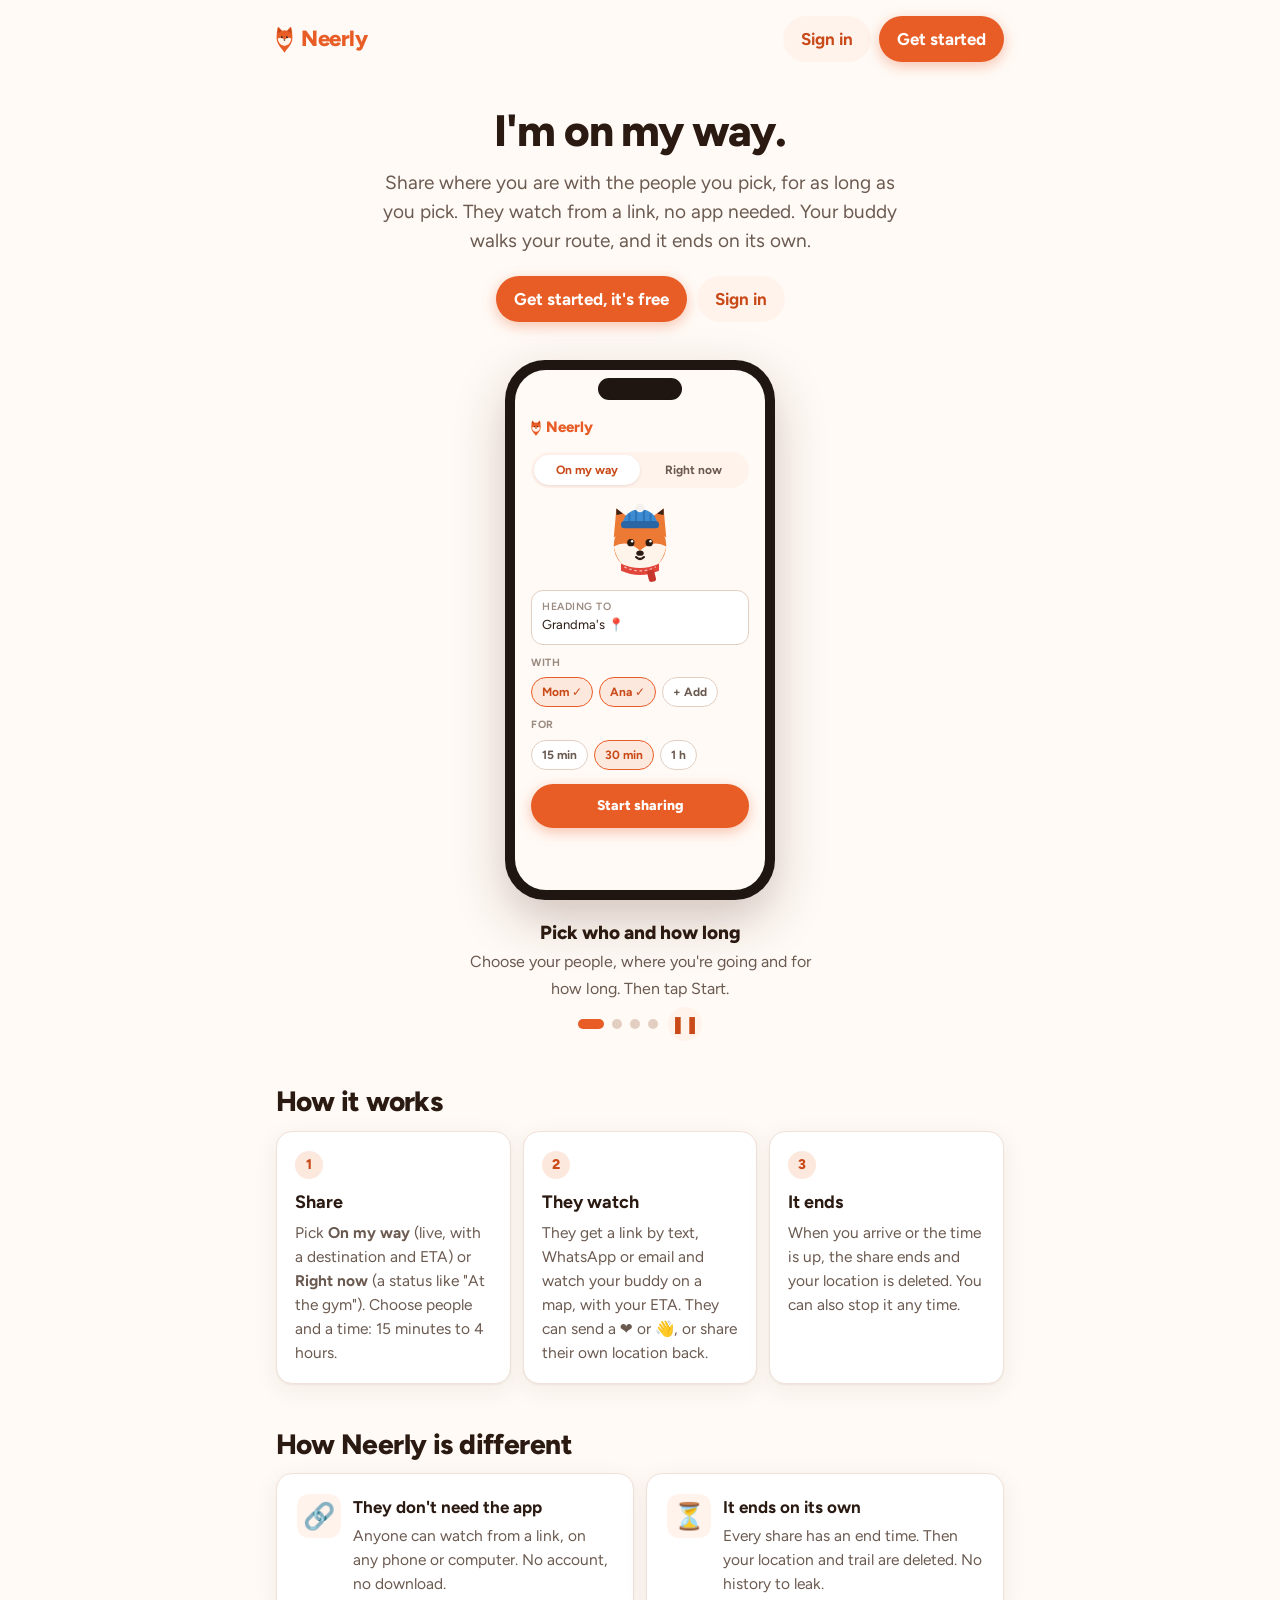
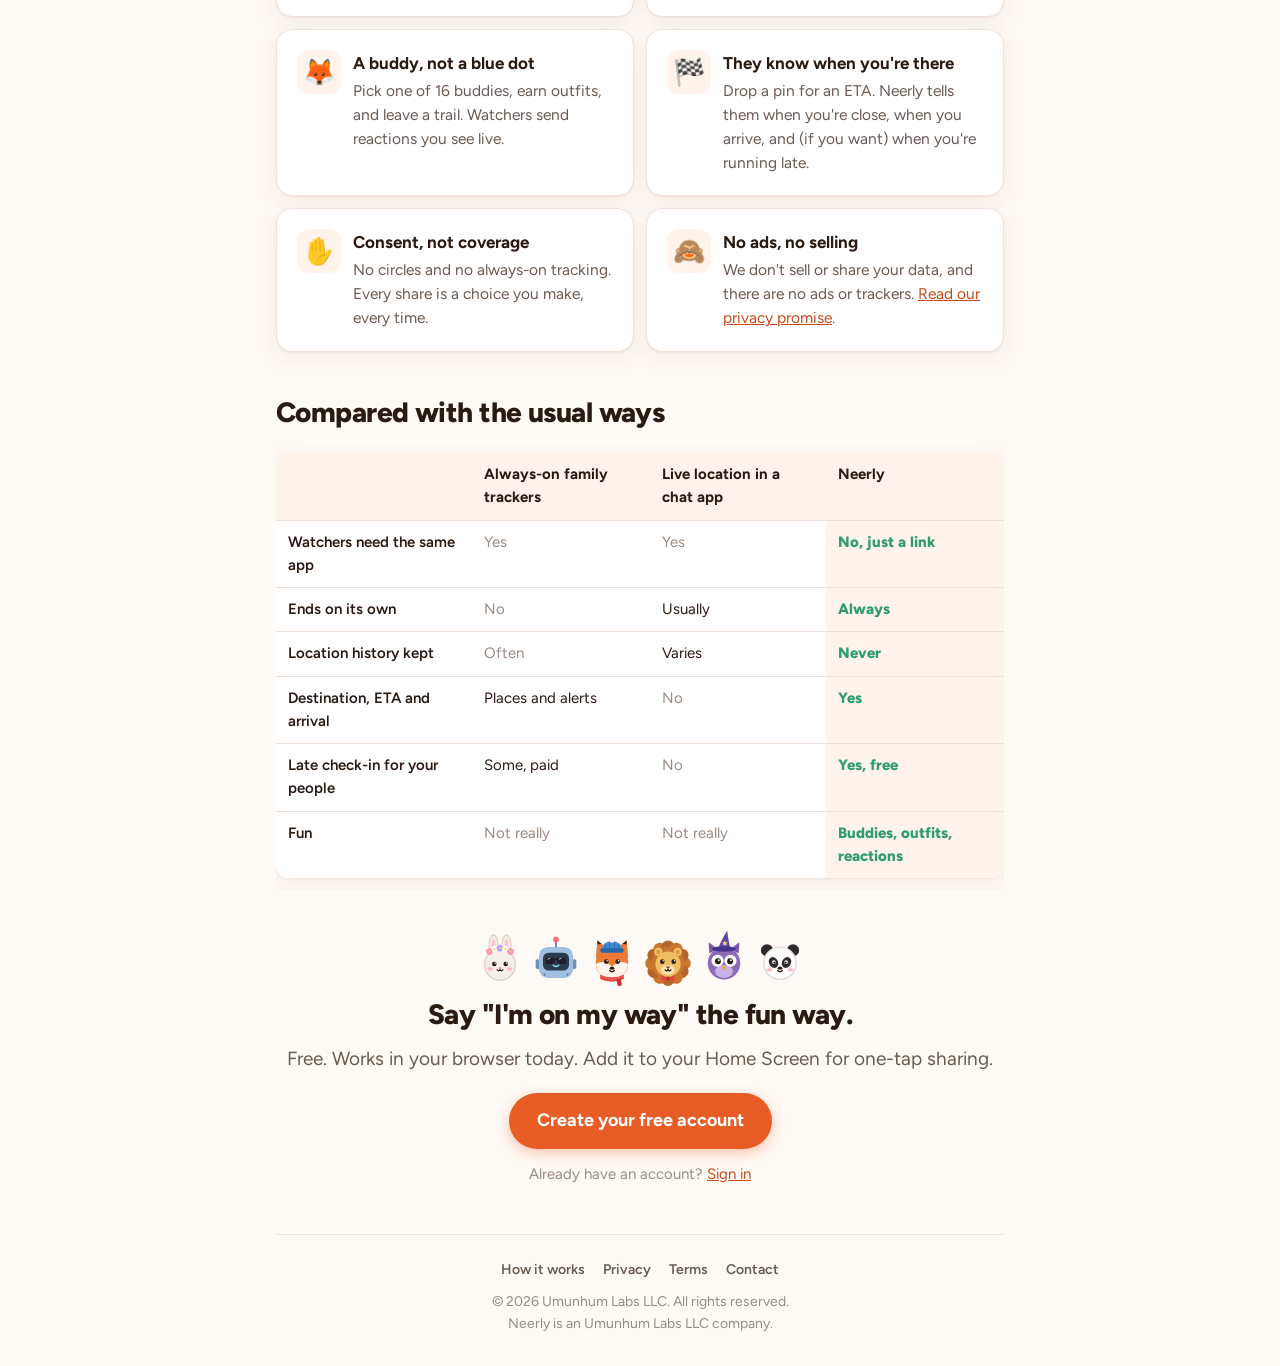
<file: how/index.html>
<!DOCTYPE html>
<html lang="en">
<head>
<meta charset="UTF-8">
<meta name="viewport" content="width=device-width, initial-scale=1, viewport-fit=cover">
<meta name="theme-color" content="#e85d26">
<title>How Neerly works</title>
<meta name="description" content="Share where you are with the people you pick, for as long as you pick. They watch from a link, no app needed, and it ends on its own.">
<meta property="og:title" content="How Neerly works">
<meta property="og:description" content="Send a link. Your buddy walks your route. It ends on its own.">
<meta property="og:image" content="https://neerly.net/neerly-assets/og.png">
<meta property="og:url" content="https://neerly.net/how/">
<meta name="twitter:card" content="summary_large_image">
<link rel="canonical" href="https://neerly.net/how/">
<link rel="icon" type="image/svg+xml" href="/neerly-assets/mark.svg">
<link rel="icon" type="image/png" sizes="32x32" href="/neerly-assets/favicon-32.png">
<link rel="apple-touch-icon" href="/neerly-assets/apple-touch-icon.png">
<link rel="preconnect" href="https://fonts.googleapis.com">
<link rel="preconnect" href="https://fonts.gstatic.com" crossorigin>
<link href="https://fonts.googleapis.com/css2?family=Figtree:wght@400;500;600;700;800&display=swap" rel="stylesheet">
<link rel="stylesheet" href="/neerly-assets/site.css">
<style>
.hero{text-align:center;padding:28px 0 8px}
.hero .lead{max-width:520px;margin:12px auto 0}
.hero .ctas{display:flex;gap:10px;justify-content:center;margin-top:20px;flex-wrap:wrap}

/* ── The reel ─────────────────────────────────────────── */
.reel{display:flex;flex-direction:column;align-items:center;margin:30px 0 8px}
.phone{position:relative;width:270px;height:540px;border-radius:40px;background:#1f1612;padding:10px;box-shadow:0 20px 50px rgba(80,40,20,.25)}
.phone::before{content:"";position:absolute;top:18px;left:50%;transform:translateX(-50%);width:84px;height:22px;border-radius:12px;background:#1f1612;z-index:5}
.screen{position:relative;width:100%;height:100%;border-radius:31px;overflow:hidden;background:var(--bg)}
.scene{position:absolute;inset:0;padding:46px 16px 16px;opacity:0;transition:opacity .45s ease;pointer-events:none}
.scene.on{opacity:1}
.bud{display:block}
.mini-brand{display:flex;align-items:center;gap:5px;font-weight:800;color:var(--accent);font-size:15px}
.mini-brand i{width:10px;height:16px;background:url(/neerly-assets/mark.svg) center/contain no-repeat}
.seg{display:flex;background:var(--accent-softer);border-radius:999px;padding:3px;margin:12px 0 10px;font-size:12px;font-weight:700}
.seg span{flex:1;text-align:center;padding:6px 0;border-radius:999px;color:var(--sub)}
.seg span.on{background:#fff;color:var(--accent-dark);box-shadow:0 1px 3px rgba(80,40,20,.12)}
.s1-buddy{width:84px;height:84px;margin:4px auto 6px}
.field{background:#fff;border:1px solid var(--border-strong);border-radius:12px;padding:8px 10px;font-size:13px;margin-top:8px}
.field small{display:block;color:var(--muted);font-size:10.5px;font-weight:600;text-transform:uppercase;letter-spacing:.05em}
.chips{display:flex;gap:6px;flex-wrap:wrap;margin-top:6px}
.chip{font-size:12px;font-weight:700;padding:5px 10px;border-radius:999px;background:#fff;border:1px solid var(--border-strong);color:var(--sub)}
.chip.on{background:var(--accent-soft);border-color:var(--accent);color:var(--accent-dark)}
.lbl{font-size:10.5px;font-weight:700;text-transform:uppercase;letter-spacing:.05em;color:var(--muted);margin-top:10px}
.go{margin-top:14px;background:var(--accent);color:#fff;font-weight:800;text-align:center;border-radius:999px;padding:11px 0;font-size:14px;position:relative;box-shadow:0 4px 14px rgba(232,93,38,.35)}
.tap{position:absolute;left:50%;top:50%;width:36px;height:36px;margin:-18px 0 0 -18px;border-radius:50%;background:rgba(255,255,255,.65);opacity:0}
.scene.on .tap{animation:tap 1s ease 1.9s 1 both}
@keyframes tap{0%{opacity:0;transform:scale(.4)}35%{opacity:1;transform:scale(1)}100%{opacity:0;transform:scale(1.8)}}

/* scene 2: Messages */
.msg-top{text-align:center;font-size:12px;color:#8a8f98;border-bottom:1px solid #eee;margin:-46px -16px 10px;padding:44px 0 8px;background:#f7f7f9}
.msg-top b{display:block;color:#222;font-size:13px}
.bubble-in{background:#e9e9eb;border-radius:18px;padding:10px 12px;font-size:13px;color:#111;max-width:85%;margin-top:10px;opacity:0;transform:translateY(8px)}
.linkcard{margin-top:8px;width:88%;border-radius:16px;overflow:hidden;background:#e9e9eb;opacity:0;transform:translateY(8px);position:relative}
.scene.on .bubble-in{animation:rise .4s ease .3s forwards}
.scene.on .linkcard{animation:rise .4s ease .9s forwards}
@keyframes rise{to{opacity:1;transform:none}}
.lc-img{background:var(--bg);display:flex;align-items:center;gap:8px;padding:12px}
.lc-img .bud{width:58px;height:58px;flex:none}
.lc-img b{font-size:14px;line-height:1.2;color:var(--text)}
.lc-img b em{font-style:normal;color:var(--accent-dark)}
.lc-meta{padding:7px 10px;font-size:11px;color:#555}
.lc-meta b{display:block;color:#111;font-size:12px}
.linkcard .tap{background:rgba(0,0,0,.18)}
.scene.on .linkcard .tap{animation-delay:2.2s}
.note2{margin-top:14px;font-size:12px;color:var(--sub);text-align:center;opacity:0}
.scene.on .note2{animation:rise .4s ease 1.6s forwards}

/* scene 3: the live map */
.live-head{margin:-46px -16px 0;padding:44px 14px 10px;background:#fff;border-bottom:1px solid var(--border);font-size:13px}
.live-head b{font-size:14px}
.live-head small{display:block;color:var(--muted);font-size:11.5px}
.map{position:absolute;left:0;right:0;top:100px;bottom:0;background:#f3efe6;overflow:hidden}
.map svg.streets{position:absolute;inset:0}
.walker{position:absolute;left:0;top:0;width:44px;height:44px;offset-path:path('M36 318 C 60 262, 118 284, 128 222 S 196 150, 206 92');offset-rotate:0deg;offset-distance:0%}
.scene.on .walker{animation:walk 4.2s cubic-bezier(.45,.05,.4,1) .3s forwards}
@keyframes walk{to{offset-distance:96%}}
.trail-mask{stroke-dasharray:1;stroke-dashoffset:1}
.scene.on .trail-mask{animation:draw 4.2s cubic-bezier(.45,.05,.4,1) .3s forwards}
@keyframes draw{to{stroke-dashoffset:.04}}
.flag{position:absolute;left:198px;top:62px;font-size:22px}
.eta{position:absolute;left:12px;right:12px;bottom:12px;background:#fff;border-radius:14px;box-shadow:var(--shadow);padding:9px 12px;font-size:13px;display:flex;justify-content:space-between;align-items:center}
.eta b{font-size:15px}
.eta .en{display:inline-grid}
.eta .en b{grid-area:1/1}
.eta .e2{opacity:0}
.scene.on .eta .e1{animation:fadeOut .3s linear 2.8s forwards}
.scene.on .eta .e2{animation:fadeIn .3s linear 2.8s forwards}
@keyframes fadeOut{to{opacity:0}}
@keyframes fadeIn{to{opacity:1}}
.watching{position:absolute;left:12px;top:10px;background:var(--green-soft);color:var(--green);font-weight:700;font-size:12px;border-radius:999px;padding:5px 10px;opacity:0}
.scene.on .watching{animation:rise .4s ease .5s forwards}
.react{position:absolute;right:22px;bottom:70px;font-size:13px;font-weight:700;color:var(--text);background:#fff;border-radius:999px;padding:4px 9px;box-shadow:var(--shadow);opacity:0}
.scene.on .react{animation:floatUp 1.8s ease 1.6s forwards}
.scene.on .react.r2{animation-delay:2.6s;right:60px}
@keyframes floatUp{0%{opacity:0;transform:translateY(10px) scale(.8)}20%{opacity:1;transform:none}80%{opacity:1}100%{opacity:0;transform:translateY(-90px)}}

/* scene 4: arrival */
.arrive{text-align:center;padding-top:40px}
.arrive .bud{width:110px;height:110px;margin:0 auto;animation:none}
.scene.on .arrive .bud{animation:hop .6s ease .2s 2}
@keyframes hop{50%{transform:translateY(-14px)}}
.arrive h4{font-size:19px;font-weight:800;margin-top:12px;line-height:1.25}
.arrive p{font-size:13px;color:var(--sub);margin-top:4px}
.ended{margin-top:22px;background:#fff;border:1px solid var(--border);border-radius:14px;padding:12px;font-size:13px;text-align:left;opacity:0}
.scene.on .ended{animation:rise .4s ease 1.3s forwards}
.ended div{display:flex;gap:8px;align-items:center;margin:4px 0}
.ended .ok{color:var(--green);font-weight:800}
.confetti{position:absolute;inset:0;pointer-events:none}
.confetti span{position:absolute;top:-20px;font-size:18px;opacity:0}
.scene.on .confetti span{animation:fall 2.2s ease-in forwards}
@keyframes fall{0%{opacity:1;transform:translateY(0) rotate(0)}100%{opacity:0;transform:translateY(420px) rotate(260deg)}}

.reel-cap{margin-top:18px;text-align:center;min-height:76px;max-width:360px}
.reel-cap b{display:block;font-size:19px;font-weight:800}
.reel-cap span{color:var(--sub);font-size:16px}
.reel-ctl{display:flex;align-items:center;gap:10px;margin-top:6px}
.reel-ctl button{border:none;background:none;cursor:pointer;font:inherit}
.dots{display:flex;gap:8px}
.dots button{width:10px;height:10px;border-radius:50%;background:var(--border-strong);padding:0}
.dots button.on{background:var(--accent);width:26px;border-radius:999px}
.pp{width:34px;height:34px;border-radius:50%;background:var(--accent-softer)!important;color:var(--accent-dark);font-size:13px;font-weight:800}
@media (prefers-reduced-motion:reduce){
  .scene{transition:none}
  .scene.on *,.scene.on{animation:none!important}
  .scene.on .bubble-in,.scene.on .linkcard,.scene.on .note2,.scene.on .watching,.scene.on .ended{opacity:1;transform:none}
  .walker{offset-distance:70%}.trail-mask{stroke-dashoffset:.3}
}

/* ── Steps and differences ────────────────────────────── */
.steps{display:grid;grid-template-columns:repeat(3,1fr);gap:12px;margin-top:8px}
.steps .card{padding:18px}
.steps .n{display:inline-grid;place-items:center;width:28px;height:28px;border-radius:50%;background:var(--accent-soft);color:var(--accent-dark);font-weight:800;font-size:14px}
.steps h3{margin:10px 0 4px}
.steps p{color:var(--sub);font-size:15.5px}
.usps{display:grid;grid-template-columns:repeat(2,1fr);gap:12px;margin-top:8px}
.usp{display:flex;gap:12px;align-items:flex-start}
.usp .ic{font-size:26px;line-height:1;flex:none;width:44px;height:44px;border-radius:12px;background:var(--accent-softer);display:grid;place-items:center}
.usp h3{margin:0 0 3px;font-size:17px}
.usp p{color:var(--sub);font-size:15.5px}
.cmp td:first-child{font-weight:600}
.cmp td.y{color:var(--green);font-weight:800}
.cmp td.n{color:var(--muted)}
.cmp th:last-child,.cmp td:last-child{background:var(--accent-softer)}
.buddies{display:flex;justify-content:center;gap:4px;margin:6px 0 0}
.buddies svg{width:52px;height:52px}
.cta{text-align:center;margin-top:44px}
.top-ctas{display:flex;gap:8px}
@media (max-width:380px){.top-ctas .pill{padding:9px 13px;font-size:15px}}
.cta .pill{font-size:18px;padding:14px 28px}
@media (max-width:640px){.steps,.usps{grid-template-columns:1fr}.cmp{font-size:13.5px}.cmp th,.cmp td{padding:8px 7px}}
</style>
</head>
<body>
<div class="wrap">
  <header class="top">
    <a class="brand" href="/"><span class="dot"></span>Neerly</a>
    <nav class="top-ctas"><a class="pill pill-ghost" href="/?signin">Sign in</a><a class="pill pill-primary" href="/?signup">Get started</a></nav>
  </header>

  <section class="hero">
    <h1>I'm on my way.</h1>
    <p class="lead">Share where you are with the people you pick, for as long as you pick. They watch from a link, no app needed. Your buddy walks your route, and it ends on its own.</p>
    <div class="ctas"><a class="pill pill-primary" href="/?signup">Get started, it's free</a><a class="pill pill-ghost" href="/?signin">Sign in</a></div>
  </section>

  <!-- The reel: four short scenes that play on a loop -->
  <section class="reel" aria-label="How Neerly works, in four steps">
    <div class="phone"><div class="screen">

      <div class="scene on" data-cap="1">
        <div class="mini-brand"><i></i>Neerly</div>
        <div class="seg"><span class="on">On my way</span><span>Right now</span></div>
        <svg class="bud s1-buddy" viewBox="0 0 64 64" overflow="visible"><path d="M12 30 L14 8 L29 19 Z" fill="#ec7a35"/><path d="M52 30 L50 8 L35 19 Z" fill="#ec7a35"/><path d="M14 13 L14 8 L19 12 Z" fill="#3a2418"/><path d="M50 13 L50 8 L45 12 Z" fill="#3a2418"/>
     <circle cx="32" cy="36" r="20" fill="#ec7a35"/>
     <path d="M12 37 Q22 31 32 40 Q42 31 52 37 Q48 56 32 56 Q16 56 12 37 Z" fill="#fff4ea"/>
     <circle cx="25" cy="34" r="2.8" fill="#2a1a12"/><circle cx="39" cy="34" r="2.8" fill="#2a1a12"/><circle cx="26" cy="33" r="0.9333333333333332" fill="#fff"/><circle cx="40" cy="33" r="0.9333333333333332" fill="#fff"/><ellipse cx="32" cy="42" rx="2.8" ry="2" fill="#2a1a12"/><path d="M29 45 q3 3 6 0" stroke="#2a1a12" stroke-width="1.7" fill="none" stroke-linecap="round"/><path d="M17.5 50 Q32 56.5 46.5 50 L46.5 55.5 Q32 62 17.5 55.5 Z" fill="#e2463b"/><path d="M20 52.5 Q32 58.5 44 52.5" stroke="#fff" stroke-width="1" stroke-dasharray="2 2" fill="none" opacity=".6"/><rect x="37" y="55" width="5.5" height="9" rx="2" fill="#c7362c" transform="rotate(-14 39.7 55)"/><path d="M19 20 a13 11.5 0 0 1 26 0 z" fill="#3d8bd3"/><path d="M24 12 v7 M29 9.5 v9 M35 9.5 v9 M40 12 v7" stroke="#2f73b3" stroke-width="1.4"/><rect x="17.5" y="17.5" width="29" height="5.5" rx="2.7" fill="#2a66a3"/><circle cx="32" cy="7.5" r="3.4" fill="#f4f1ee"/></svg>
        <div class="field"><small>Heading to</small>Grandma's 📍</div>
        <div class="lbl">With</div>
        <div class="chips"><span class="chip on">Mom ✓</span><span class="chip on">Ana ✓</span><span class="chip">+ Add</span></div>
        <div class="lbl">For</div>
        <div class="chips"><span class="chip">15 min</span><span class="chip on">30 min</span><span class="chip">1 h</span></div>
        <div class="go">Start sharing<span class="tap"></span></div>
      </div>

      <div class="scene" data-cap="2">
        <div class="msg-top"><b>Joy</b>Messages</div>
        <div class="bubble-in">Leaving now!</div>
        <div class="linkcard">
          <div class="lc-img"><svg class="bud" viewBox="0 0 64 64" overflow="visible"><path d="M12 30 L14 8 L29 19 Z" fill="#ec7a35"/><path d="M52 30 L50 8 L35 19 Z" fill="#ec7a35"/><path d="M14 13 L14 8 L19 12 Z" fill="#3a2418"/><path d="M50 13 L50 8 L45 12 Z" fill="#3a2418"/>
     <circle cx="32" cy="36" r="20" fill="#ec7a35"/>
     <path d="M12 37 Q22 31 32 40 Q42 31 52 37 Q48 56 32 56 Q16 56 12 37 Z" fill="#fff4ea"/>
     <circle cx="25" cy="34" r="2.8" fill="#2a1a12"/><circle cx="39" cy="34" r="2.8" fill="#2a1a12"/><circle cx="26" cy="33" r="0.9333333333333332" fill="#fff"/><circle cx="40" cy="33" r="0.9333333333333332" fill="#fff"/><ellipse cx="32" cy="42" rx="2.8" ry="2" fill="#2a1a12"/><path d="M29 45 q3 3 6 0" stroke="#2a1a12" stroke-width="1.7" fill="none" stroke-linecap="round"/><path d="M17.5 50 Q32 56.5 46.5 50 L46.5 55.5 Q32 62 17.5 55.5 Z" fill="#e2463b"/><path d="M20 52.5 Q32 58.5 44 52.5" stroke="#fff" stroke-width="1" stroke-dasharray="2 2" fill="none" opacity=".6"/><rect x="37" y="55" width="5.5" height="9" rx="2" fill="#c7362c" transform="rotate(-14 39.7 55)"/><path d="M19 20 a13 11.5 0 0 1 26 0 z" fill="#3d8bd3"/><path d="M24 12 v7 M29 9.5 v9 M35 9.5 v9 M40 12 v7" stroke="#2f73b3" stroke-width="1.4"/><rect x="17.5" y="17.5" width="29" height="5.5" rx="2.7" fill="#2a66a3"/><circle cx="32" cy="7.5" r="3.4" fill="#f4f1ee"/></svg><b>Joy is on the way to <em>Grandma's</em></b></div>
          <div class="lc-meta"><b>Tap to watch live · Neerly</b>go.neerly.net</div>
          <span class="tap"></span>
        </div>
        <p class="note2">Opens in the browser.<br>No app. No sign-up.</p>
      </div>

      <div class="scene" data-cap="3">
        <div class="live-head"><b>Joy</b> is on the way<small>to Grandma's · until 6:45 PM</small></div>
        <div class="map">
          <svg class="streets" viewBox="0 0 250 420" preserveAspectRatio="xMidYMid slice" aria-hidden="true">
            <defs><mask id="reveal"><path class="trail-mask" pathLength="1" d="M36 318 C 60 262, 118 284, 128 222 S 196 150, 206 92" stroke="#fff" stroke-width="12" fill="none"/></mask></defs>
            <g stroke="#fff" stroke-width="14" fill="none" stroke-linecap="round">
              <path d="M-10 300 L260 250"/><path d="M60 -10 L110 430"/><path d="M-10 140 L260 110"/><path d="M180 -10 L230 430"/>
            </g>
            <g stroke="#fff" stroke-width="6" fill="none"><path d="M-10 210 L260 190"/><path d="M140 -10 L150 430"/><path d="M20 -10 L30 430"/></g>
            <rect x="160" y="300" width="70" height="60" rx="8" fill="#d9ead3"/><rect x="74" y="20" width="56" height="70" rx="8" fill="#d9ead3"/>
            <path mask="url(#reveal)" d="M36 318 C 60 262, 118 284, 128 222 S 196 150, 206 92" stroke="#e85d26" stroke-width="5" stroke-dasharray="0.1 9" stroke-linecap="round" fill="none"/>
          </svg>
          <span class="flag" aria-hidden="true">🏁</span>
          <svg class="bud walker" viewBox="0 0 64 64" overflow="visible"><path d="M12 30 L14 8 L29 19 Z" fill="#ec7a35"/><path d="M52 30 L50 8 L35 19 Z" fill="#ec7a35"/><path d="M14 13 L14 8 L19 12 Z" fill="#3a2418"/><path d="M50 13 L50 8 L45 12 Z" fill="#3a2418"/>
     <circle cx="32" cy="36" r="20" fill="#ec7a35"/>
     <path d="M12 37 Q22 31 32 40 Q42 31 52 37 Q48 56 32 56 Q16 56 12 37 Z" fill="#fff4ea"/>
     <circle cx="25" cy="34" r="2.8" fill="#2a1a12"/><circle cx="39" cy="34" r="2.8" fill="#2a1a12"/><circle cx="26" cy="33" r="0.9333333333333332" fill="#fff"/><circle cx="40" cy="33" r="0.9333333333333332" fill="#fff"/><ellipse cx="32" cy="42" rx="2.8" ry="2" fill="#2a1a12"/><path d="M29 45 q3 3 6 0" stroke="#2a1a12" stroke-width="1.7" fill="none" stroke-linecap="round"/><path d="M17.5 50 Q32 56.5 46.5 50 L46.5 55.5 Q32 62 17.5 55.5 Z" fill="#e2463b"/><path d="M20 52.5 Q32 58.5 44 52.5" stroke="#fff" stroke-width="1" stroke-dasharray="2 2" fill="none" opacity=".6"/><rect x="37" y="55" width="5.5" height="9" rx="2" fill="#c7362c" transform="rotate(-14 39.7 55)"/><path d="M19 20 a13 11.5 0 0 1 26 0 z" fill="#3d8bd3"/><path d="M24 12 v7 M29 9.5 v9 M35 9.5 v9 M40 12 v7" stroke="#2f73b3" stroke-width="1.4"/><rect x="17.5" y="17.5" width="29" height="5.5" rx="2.7" fill="#2a66a3"/><circle cx="32" cy="7.5" r="3.4" fill="#f4f1ee"/></svg>
          <span class="watching">👀 Mom is watching</span>
          <span class="react">❤️ Mom</span><span class="react r2">👋 Ana</span>
          <div class="eta"><span>Joy is <span class="en"><b class="e1">~7 min</b><b class="e2">~2 min</b></span> away</span><span class="muted">🔋 82%</span></div>
        </div>
      </div>

      <div class="scene" data-cap="4">
        <div class="confetti" aria-hidden="true"><span style="left:12%;animation-delay:.1s">🎉</span><span style="left:34%;animation-delay:.35s">✨</span><span style="left:58%;animation-delay:.2s">🎊</span><span style="left:80%;animation-delay:.5s">✨</span></div>
        <div class="arrive">
          <svg class="bud" viewBox="0 0 64 64" overflow="visible"><path d="M12 30 L14 8 L29 19 Z" fill="#ec7a35"/><path d="M52 30 L50 8 L35 19 Z" fill="#ec7a35"/><path d="M14 13 L14 8 L19 12 Z" fill="#3a2418"/><path d="M50 13 L50 8 L45 12 Z" fill="#3a2418"/>
     <circle cx="32" cy="36" r="20" fill="#ec7a35"/>
     <path d="M12 37 Q22 31 32 40 Q42 31 52 37 Q48 56 32 56 Q16 56 12 37 Z" fill="#fff4ea"/>
     <circle cx="25" cy="34" r="2.8" fill="#2a1a12"/><circle cx="39" cy="34" r="2.8" fill="#2a1a12"/><circle cx="26" cy="33" r="0.9333333333333332" fill="#fff"/><circle cx="40" cy="33" r="0.9333333333333332" fill="#fff"/><ellipse cx="32" cy="42" rx="2.8" ry="2" fill="#2a1a12"/><path d="M29 45 q3 3 6 0" stroke="#2a1a12" stroke-width="1.7" fill="none" stroke-linecap="round"/><path d="M17.5 50 Q32 56.5 46.5 50 L46.5 55.5 Q32 62 17.5 55.5 Z" fill="#e2463b"/><path d="M20 52.5 Q32 58.5 44 52.5" stroke="#fff" stroke-width="1" stroke-dasharray="2 2" fill="none" opacity=".6"/><rect x="37" y="55" width="5.5" height="9" rx="2" fill="#c7362c" transform="rotate(-14 39.7 55)"/><path d="M19 20 a13 11.5 0 0 1 26 0 z" fill="#3d8bd3"/><path d="M24 12 v7 M29 9.5 v9 M35 9.5 v9 M40 12 v7" stroke="#2f73b3" stroke-width="1.4"/><rect x="17.5" y="17.5" width="29" height="5.5" rx="2.7" fill="#2a66a3"/><circle cx="32" cy="7.5" r="3.4" fill="#f4f1ee"/></svg>
          <h4>Joy arrived at<br>Grandma's 🎉</h4>
          <p>Mom and Ana were told.</p>
          <div class="ended">
            <div><span class="ok">✓</span>Share ended by itself</div>
            <div><span class="ok">✓</span>Location and trail deleted</div>
            <div><span class="ok">✓</span>The link stops working</div>
          </div>
        </div>
      </div>

    </div></div>

    <div class="reel-cap" aria-live="polite"><b id="cap-t">Pick who and how long</b><span id="cap-s">Choose your people, where you're going and for how long. Then tap Start.</span></div>
    <div class="reel-ctl">
      <div class="dots" role="tablist">
        <button role="tab" aria-label="Step 1: pick who and how long" class="on"></button>
        <button role="tab" aria-label="Step 2: they get a link"></button>
        <button role="tab" aria-label="Step 3: they watch your buddy"></button>
        <button role="tab" aria-label="Step 4: you arrive, it ends"></button>
      </div>
      <button class="pp" id="pp" aria-label="Pause">❚❚</button>
    </div>
  </section>

  <h2>How it works</h2>
  <div class="steps">
    <div class="card"><span class="n">1</span><h3>Share</h3><p>Pick <b>On my way</b> (live, with a destination and ETA) or <b>Right now</b> (a status like "At the gym"). Choose people and a time: 15 minutes to 4 hours.</p></div>
    <div class="card"><span class="n">2</span><h3>They watch</h3><p>They get a link by text, WhatsApp or email and watch your buddy on a map, with your ETA. They can send a ❤️ or 👋, or share their own location back.</p></div>
    <div class="card"><span class="n">3</span><h3>It ends</h3><p>When you arrive or the time is up, the share ends and your location is deleted. You can also stop it any time.</p></div>
  </div>

  <h2>How Neerly is different</h2>
  <div class="usps">
    <div class="card usp"><span class="ic">🔗</span><div><h3>They don't need the app</h3><p>Anyone can watch from a link, on any phone or computer. No account, no download.</p></div></div>
    <div class="card usp"><span class="ic">⏳</span><div><h3>It ends on its own</h3><p>Every share has an end time. Then your location and trail are deleted. No history to leak.</p></div></div>
    <div class="card usp"><span class="ic">🦊</span><div><h3>A buddy, not a blue dot</h3><p>Pick one of 16 buddies, earn outfits, and leave a trail. Watchers send reactions you see live.</p></div></div>
    <div class="card usp"><span class="ic">🏁</span><div><h3>They know when you're there</h3><p>Drop a pin for an ETA. Neerly tells them when you're close, when you arrive, and (if you want) when you're running late.</p></div></div>
    <div class="card usp"><span class="ic">✋</span><div><h3>Consent, not coverage</h3><p>No circles and no always-on tracking. Every share is a choice you make, every time.</p></div></div>
    <div class="card usp"><span class="ic">🙈</span><div><h3>No ads, no selling</h3><p>We don't sell or share your data, and there are no ads or trackers. <a href="/privacy/">Read our privacy promise</a>.</p></div></div>
  </div>

  <h2>Compared with the usual ways</h2>
  <div class="scroll-x">
  <table class="tbl cmp">
    <tr><th></th><th>Always-on family trackers</th><th>Live location in a chat app</th><th>Neerly</th></tr>
    <tr><td>Watchers need the same app</td><td class="n">Yes</td><td class="n">Yes</td><td class="y">No, just a link</td></tr>
    <tr><td>Ends on its own</td><td class="n">No</td><td>Usually</td><td class="y">Always</td></tr>
    <tr><td>Location history kept</td><td class="n">Often</td><td>Varies</td><td class="y">Never</td></tr>
    <tr><td>Destination, ETA and arrival</td><td>Places and alerts</td><td class="n">No</td><td class="y">Yes</td></tr>
    <tr><td>Late check-in for your people</td><td>Some, paid</td><td class="n">No</td><td class="y">Yes, free</td></tr>
    <tr><td>Fun</td><td class="n">Not really</td><td class="n">Not really</td><td class="y">Buddies, outfits, reactions</td></tr>
  </table>
  </div>

  <div class="cta">
    <div class="buddies" aria-hidden="true">
      <svg viewBox="0 0 64 64" overflow="visible"><ellipse cx="24" cy="14" rx="5.5" ry="13" fill="#f6eee9" stroke="#e3cfc1" stroke-width="1.5"/><ellipse cx="24" cy="15" rx="2.4" ry="9" fill="#ffc2cf"/>
     <ellipse cx="40" cy="14" rx="5.5" ry="13" fill="#f6eee9" stroke="#e3cfc1" stroke-width="1.5"/><ellipse cx="40" cy="15" rx="2.4" ry="9" fill="#ffc2cf"/>
     <circle cx="32" cy="38" r="19" fill="#f6eee9" stroke="#e3cfc1" stroke-width="1.5"/>
     <circle cx="25" cy="37" r="2.8" fill="#2a1a12"/><circle cx="39" cy="37" r="2.8" fill="#2a1a12"/><circle cx="26" cy="36" r="0.9333333333333332" fill="#fff"/><circle cx="40" cy="36" r="0.9333333333333332" fill="#fff"/><ellipse cx="20" cy="43" rx="3.4" ry="2.1" fill="#ff7f98" opacity=".5"/><ellipse cx="44" cy="43" rx="3.4" ry="2.1" fill="#ff7f98" opacity=".5"/><ellipse cx="32" cy="42" rx="2" ry="1.4" fill="#ff8fa3"/><path d="M28.5 44 q1.75 2.6 3.5 0 q1.75 2.6 3.5 0" stroke="#2a1a12" stroke-width="1.6" fill="none" stroke-linecap="round"/><path d="M17 23 Q32 15 47 23" stroke="#5cae5a" stroke-width="2" fill="none"/><g transform="translate(19 21.5)"><circle r="2.3" cx="0" cy="-2" fill="#ff8fb1"/><circle r="2.3" cx="1.9" cy="-0.6" fill="#ff8fb1"/><circle r="2.3" cx="1.2" cy="1.7" fill="#ff8fb1"/><circle r="2.3" cx="-1.2" cy="1.7" fill="#ff8fb1"/><circle r="2.3" cx="-1.9" cy="-0.6" fill="#ff8fb1"/><circle r="1.4" fill="#ffd166"/></g><g transform="translate(25.5 18.5)"><circle r="2.3" cx="0" cy="-2" fill="#fff"/><circle r="2.3" cx="1.9" cy="-0.6" fill="#fff"/><circle r="2.3" cx="1.2" cy="1.7" fill="#fff"/><circle r="2.3" cx="-1.2" cy="1.7" fill="#fff"/><circle r="2.3" cx="-1.9" cy="-0.6" fill="#fff"/><circle r="1.4" fill="#ffd166"/></g><g transform="translate(32 17.5)"><circle r="2.3" cx="0" cy="-2" fill="#b69cff"/><circle r="2.3" cx="1.9" cy="-0.6" fill="#b69cff"/><circle r="2.3" cx="1.2" cy="1.7" fill="#b69cff"/><circle r="2.3" cx="-1.2" cy="1.7" fill="#b69cff"/><circle r="2.3" cx="-1.9" cy="-0.6" fill="#b69cff"/><circle r="1.4" fill="#ffd166"/></g><g transform="translate(38.5 18.5)"><circle r="2.3" cx="0" cy="-2" fill="#fff"/><circle r="2.3" cx="1.9" cy="-0.6" fill="#fff"/><circle r="2.3" cx="1.2" cy="1.7" fill="#fff"/><circle r="2.3" cx="-1.2" cy="1.7" fill="#fff"/><circle r="2.3" cx="-1.9" cy="-0.6" fill="#fff"/><circle r="1.4" fill="#ffd166"/></g><g transform="translate(45 21.5)"><circle r="2.3" cx="0" cy="-2" fill="#ff8fb1"/><circle r="2.3" cx="1.9" cy="-0.6" fill="#ff8fb1"/><circle r="2.3" cx="1.2" cy="1.7" fill="#ff8fb1"/><circle r="2.3" cx="-1.2" cy="1.7" fill="#ff8fb1"/><circle r="2.3" cx="-1.9" cy="-0.6" fill="#ff8fb1"/><circle r="1.4" fill="#ffd166"/></g></svg><svg viewBox="0 0 64 64" overflow="visible"><path d="M32 16 V8" stroke="#6d8fb3" stroke-width="2.5"/><circle cx="32" cy="7" r="3.5" fill="#ff6b6b"/>
     <rect x="7" y="31" width="5" height="12" rx="2" fill="#6d8fb3"/><rect x="52" y="31" width="5" height="12" rx="2" fill="#6d8fb3"/>
     <rect x="11" y="16" width="42" height="38" rx="11" fill="#9fc0e0"/><rect x="16" y="23" width="32" height="22" rx="7" fill="#2a3a4f"/>
     <circle cx="25" cy="33" r="3.2" fill="#7ff0ff"/><circle cx="39" cy="33" r="3.2" fill="#7ff0ff"/><path d="M28.5 38.5 q3.5 3 7 0" stroke="#7ff0ff" stroke-width="1.8" fill="none" stroke-linecap="round"/>
     <circle cx="18" cy="50" r="1.6" fill="#6d8fb3"/><circle cx="46" cy="50" r="1.6" fill="#6d8fb3"/><rect x="19.5" y="28.8" width="11" height="8" rx="3.2" fill="#1f1d2b"/><rect x="33.5" y="28.8" width="11" height="8" rx="3.2" fill="#1f1d2b"/><path d="M30.5 31.5 Q32 29.5 33.5 31.5" stroke="#1f1d2b" stroke-width="1.6" fill="none"/><path d="M22 31 l2.5 -1.2 M36 31 l2.5 -1.2" stroke="#fff" stroke-width="1.1" stroke-linecap="round" opacity=".8"/></svg><svg viewBox="0 0 64 64" overflow="visible"><path d="M12 30 L14 8 L29 19 Z" fill="#ec7a35"/><path d="M52 30 L50 8 L35 19 Z" fill="#ec7a35"/><path d="M14 13 L14 8 L19 12 Z" fill="#3a2418"/><path d="M50 13 L50 8 L45 12 Z" fill="#3a2418"/>
     <circle cx="32" cy="36" r="20" fill="#ec7a35"/>
     <path d="M12 37 Q22 31 32 40 Q42 31 52 37 Q48 56 32 56 Q16 56 12 37 Z" fill="#fff4ea"/>
     <circle cx="25" cy="34" r="2.8" fill="#2a1a12"/><circle cx="39" cy="34" r="2.8" fill="#2a1a12"/><circle cx="26" cy="33" r="0.9333333333333332" fill="#fff"/><circle cx="40" cy="33" r="0.9333333333333332" fill="#fff"/><ellipse cx="32" cy="42" rx="2.8" ry="2" fill="#2a1a12"/><path d="M29 45 q3 3 6 0" stroke="#2a1a12" stroke-width="1.7" fill="none" stroke-linecap="round"/><path d="M17.5 50 Q32 56.5 46.5 50 L46.5 55.5 Q32 62 17.5 55.5 Z" fill="#e2463b"/><path d="M20 52.5 Q32 58.5 44 52.5" stroke="#fff" stroke-width="1" stroke-dasharray="2 2" fill="none" opacity=".6"/><rect x="37" y="55" width="5.5" height="9" rx="2" fill="#c7362c" transform="rotate(-14 39.7 55)"/><path d="M19 20 a13 11.5 0 0 1 26 0 z" fill="#3d8bd3"/><path d="M24 12 v7 M29 9.5 v9 M35 9.5 v9 M40 12 v7" stroke="#2f73b3" stroke-width="1.4"/><rect x="17.5" y="17.5" width="29" height="5.5" rx="2.7" fill="#2a66a3"/><circle cx="32" cy="7.5" r="3.4" fill="#f4f1ee"/></svg><svg viewBox="0 0 64 64" overflow="visible"><circle cx="52.0" cy="36.0" r="8" fill="#c9772f"/><circle cx="49.3" cy="46.0" r="8" fill="#b5642a"/><circle cx="42.0" cy="53.3" r="8" fill="#c9772f"/><circle cx="32.0" cy="56.0" r="8" fill="#b5642a"/><circle cx="22.0" cy="53.3" r="8" fill="#c9772f"/><circle cx="14.7" cy="46.0" r="8" fill="#b5642a"/><circle cx="12.0" cy="36.0" r="8" fill="#c9772f"/><circle cx="14.7" cy="26.0" r="8" fill="#b5642a"/><circle cx="22.0" cy="18.7" r="8" fill="#c9772f"/><circle cx="32.0" cy="16.0" r="8" fill="#b5642a"/><circle cx="42.0" cy="18.7" r="8" fill="#c9772f"/><circle cx="49.3" cy="26.0" r="8" fill="#b5642a"/>
     <circle cx="32" cy="36" r="20" fill="#c9772f"/>
     <circle cx="20" cy="22" r="5" fill="#f2bd62"/><circle cx="44" cy="22" r="5" fill="#f2bd62"/><circle cx="20" cy="22" r="2.4" fill="#d9944a"/><circle cx="44" cy="22" r="2.4" fill="#d9944a"/>
     <circle cx="32" cy="37" r="15.5" fill="#f2bd62"/><ellipse cx="32" cy="44" rx="8.5" ry="6" fill="#fbe2b3"/>
     <circle cx="25" cy="34" r="2.8" fill="#2a1a12"/><circle cx="39" cy="34" r="2.8" fill="#2a1a12"/><circle cx="26" cy="33" r="0.9333333333333332" fill="#fff"/><circle cx="40" cy="33" r="0.9333333333333332" fill="#fff"/><path d="M29.2 40 h5.6 l-2.8 3 Z" fill="#6e3f22"/><path d="M32 43 v1.5" stroke="#2a1a12" stroke-width="1.4"/><path d="M28.5 44.2 q1.75 2.6 3.5 0 q1.75 2.6 3.5 0" stroke="#2a1a12" stroke-width="1.6" fill="none" stroke-linecap="round"/><path d="M32 55 L24.5 50.5 Q23 55 24.5 59.5 Z M32 55 L39.5 50.5 Q41 55 39.5 59.5 Z" fill="#e2463b"/><rect x="29.8" y="52.7" width="4.4" height="4.6" rx="1.4" fill="#b8302a"/></svg><svg viewBox="0 0 64 64" overflow="visible"><path d="M14 24 L13 10 L24 18 Z" fill="#7b5aa6"/><path d="M50 24 L51 10 L40 18 Z" fill="#7b5aa6"/>
     <circle cx="32" cy="36" r="20" fill="#8d6bb8"/><ellipse cx="32" cy="46" rx="11" ry="8" fill="#c7b2e4"/>
     <circle cx="24" cy="33" r="7.5" fill="#fff"/><circle cx="40" cy="33" r="7.5" fill="#fff"/>
     <circle cx="24.5" cy="33.5" r="3.6" fill="#2a1a12"/><circle cx="39.5" cy="33.5" r="3.6" fill="#2a1a12"/><circle cx="25.5" cy="32.3" r="1.2" fill="#fff"/><circle cx="40.5" cy="32.3" r="1.2" fill="#fff"/>
     <path d="M29 40 L35 40 L32 45 Z" fill="#f6a623"/><path d="M24.5 18 Q30 5 36 -4 Q37 7 40 18 Z" fill="#5b47a8"/><ellipse cx="32" cy="18.5" rx="15" ry="3.4" fill="#45358a"/><path d="M33 8 l1 2.2 2.4 .3 -1.8 1.6 .5 2.4 -2.1 -1.2 -2.1 1.2 .5 -2.4 -1.8 -1.6 2.4 -.3z" fill="#ffd166"/></svg><svg viewBox="0 0 64 64" overflow="visible"><circle cx="16" cy="20" r="7.5" fill="#2e2a2b"/><circle cx="48" cy="20" r="7.5" fill="#2e2a2b"/>
     <circle cx="32" cy="36" r="20" fill="#fbfbfb" stroke="#e0dada" stroke-width="1.5"/>
     <ellipse cx="24" cy="35" rx="5.5" ry="7" fill="#2e2a2b" transform="rotate(-28 24 35)"/><ellipse cx="40" cy="35" rx="5.5" ry="7" fill="#2e2a2b" transform="rotate(28 40 35)"/>
     <circle cx="24.5" cy="34.5" r="2.3" fill="#fff"/><circle cx="39.5" cy="34.5" r="2.3" fill="#fff"/><circle cx="25" cy="35" r="1.2" fill="#2a1a12"/><circle cx="39" cy="35" r="1.2" fill="#2a1a12"/>
     <ellipse cx="19" cy="44" rx="3.4" ry="2.1" fill="#ff7f98" opacity=".5"/><ellipse cx="45" cy="44" rx="3.4" ry="2.1" fill="#ff7f98" opacity=".5"/><ellipse cx="32" cy="42" rx="2.8" ry="2" fill="#2a1a12"/><path d="M29 45 q3 3 6 0" stroke="#2a1a12" stroke-width="1.7" fill="none" stroke-linecap="round"/></svg>
    </div>
    <h2 style="margin-top:12px">Say "I'm on my way" the fun way.</h2>
    <p class="lead" style="margin-bottom:20px">Free. Works in your browser today. Add it to your Home Screen for one-tap sharing.</p>
    <a class="pill pill-primary" href="/?signup">Create your free account</a>
    <p class="muted" style="margin-top:14px;font-size:15px">Already have an account? <a href="/?signin">Sign in</a></p>
  </div>

  <footer class="site-foot">
    <nav><a href="/how/">How it works</a><a href="/privacy/">Privacy</a><a href="/terms/">Terms</a><a href="mailto:hello@neerly.net">Contact</a></nav>
    <p>© 2026 Umunhum Labs LLC. All rights reserved.<br>Neerly is an Umunhum Labs LLC company.</p>
  </footer>
</div>

<script>
(() => {
  const CAPS = [
    ['Pick who and how long', "Choose your people, where you're going and for how long. Then tap Start."],
    ['They get a link', 'It shows who it is and where you’re headed. It opens in the browser: no app, no sign-up.'],
    ['They watch your buddy', 'Your buddy walks your route, with your ETA. They can cheer you on with reactions.'],
    ['You arrive. It ends.', 'They’re told you made it. The share ends by itself and your location is deleted.'],
  ];
  const LEN = [3600, 4200, 5600, 4200];
  const scenes = [...document.querySelectorAll('.scene')];
  const dots = [...document.querySelectorAll('.dots button')];
  const pp = document.getElementById('pp');
  const reduce = matchMedia('(prefers-reduced-motion: reduce)').matches;
  let i = 0, timer = null, playing = !reduce;
  function show(n) {
    i = (n + scenes.length) % scenes.length;
    scenes.forEach((s, k) => {
      s.classList.remove('on');
      if (k === i) { void s.offsetWidth; s.classList.add('on'); } // restart its animations
    });
    dots.forEach((d, k) => { d.classList.toggle('on', k === i); d.setAttribute('aria-selected', k === i); });
    document.getElementById('cap-t').textContent = CAPS[i][0];
    document.getElementById('cap-s').textContent = CAPS[i][1];
    clearTimeout(timer);
    if (playing) timer = setTimeout(() => show(i + 1), LEN[i]);
  }
  function setPlaying(p) {
    playing = p;
    pp.textContent = p ? '❚❚' : '▶';
    pp.setAttribute('aria-label', p ? 'Pause' : 'Play');
    show(i);
  }
  dots.forEach((d, k) => d.addEventListener('click', () => show(k)));
  pp.addEventListener('click', () => setPlaying(!playing));
  document.addEventListener('visibilitychange', () => { if (document.hidden) clearTimeout(timer); else if (playing) show(i); });
  setPlaying(playing);
})();
</script>
</body>
</html>
</file>
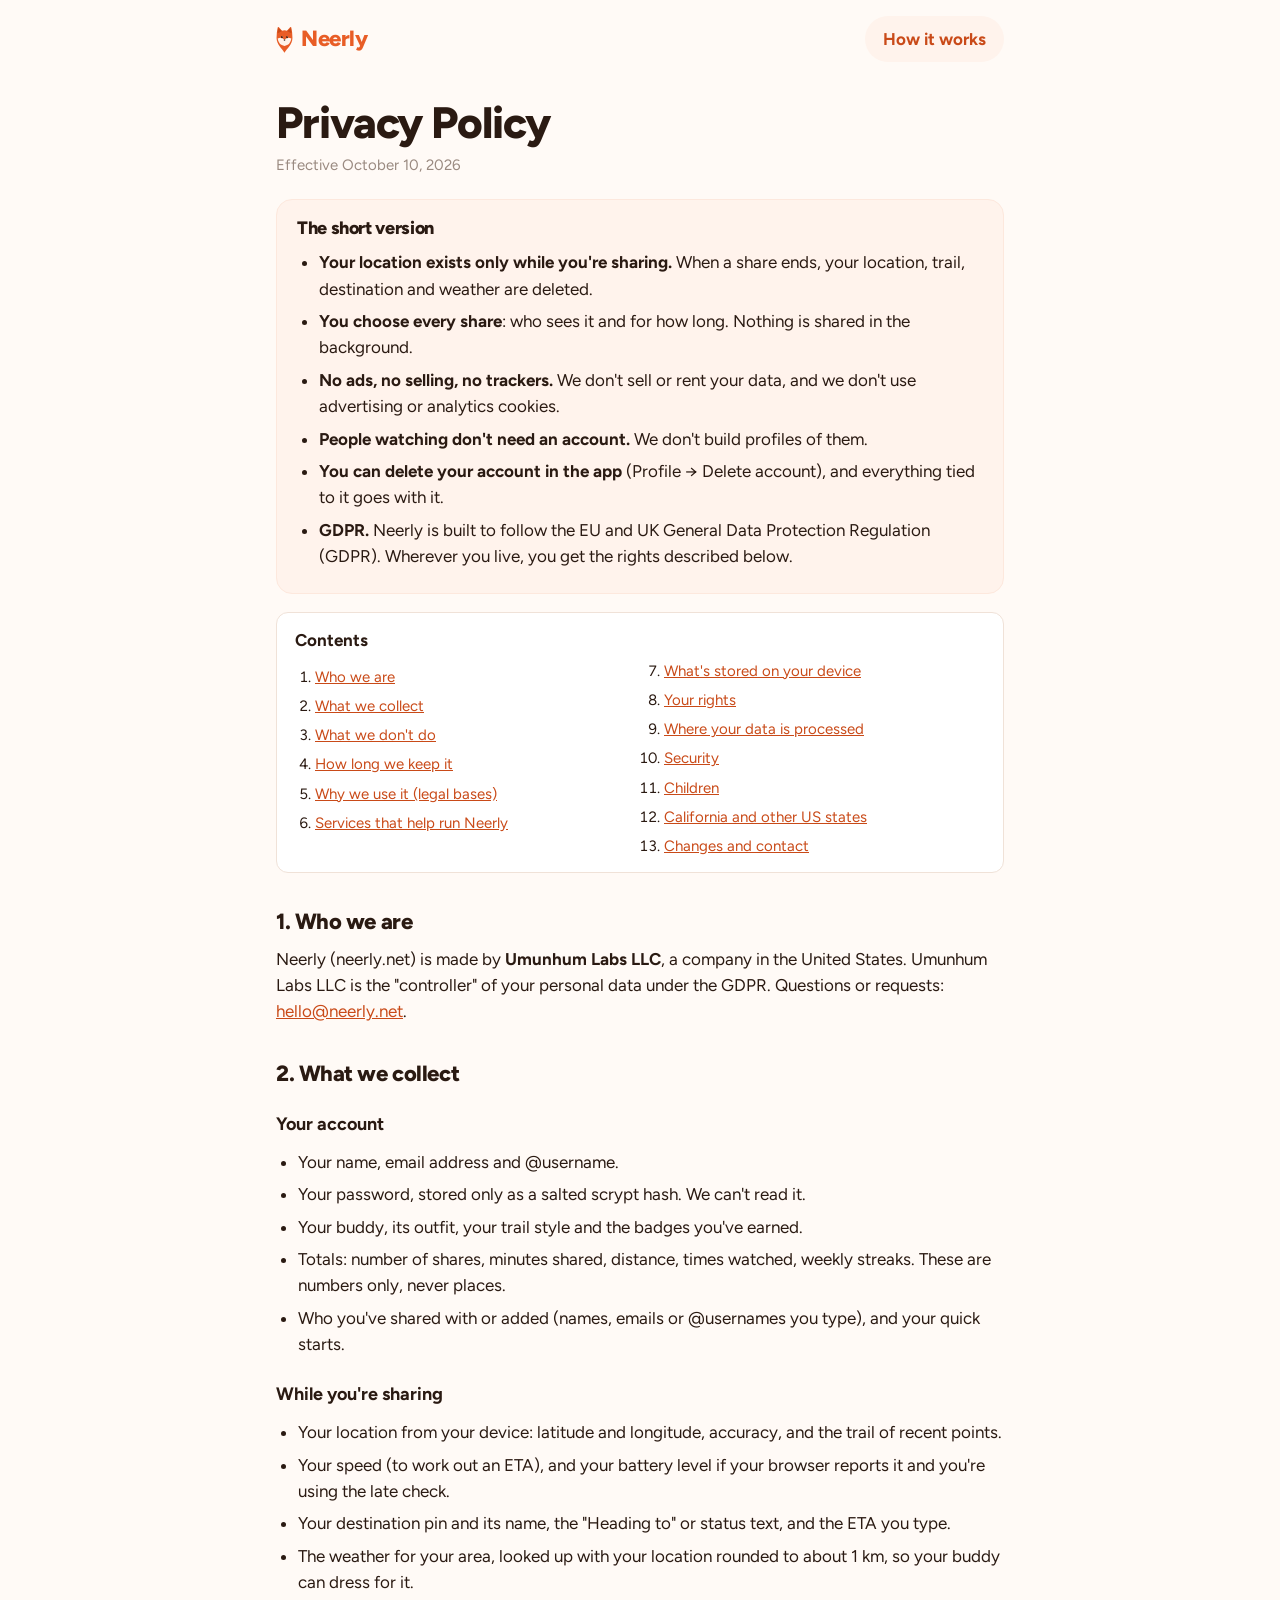
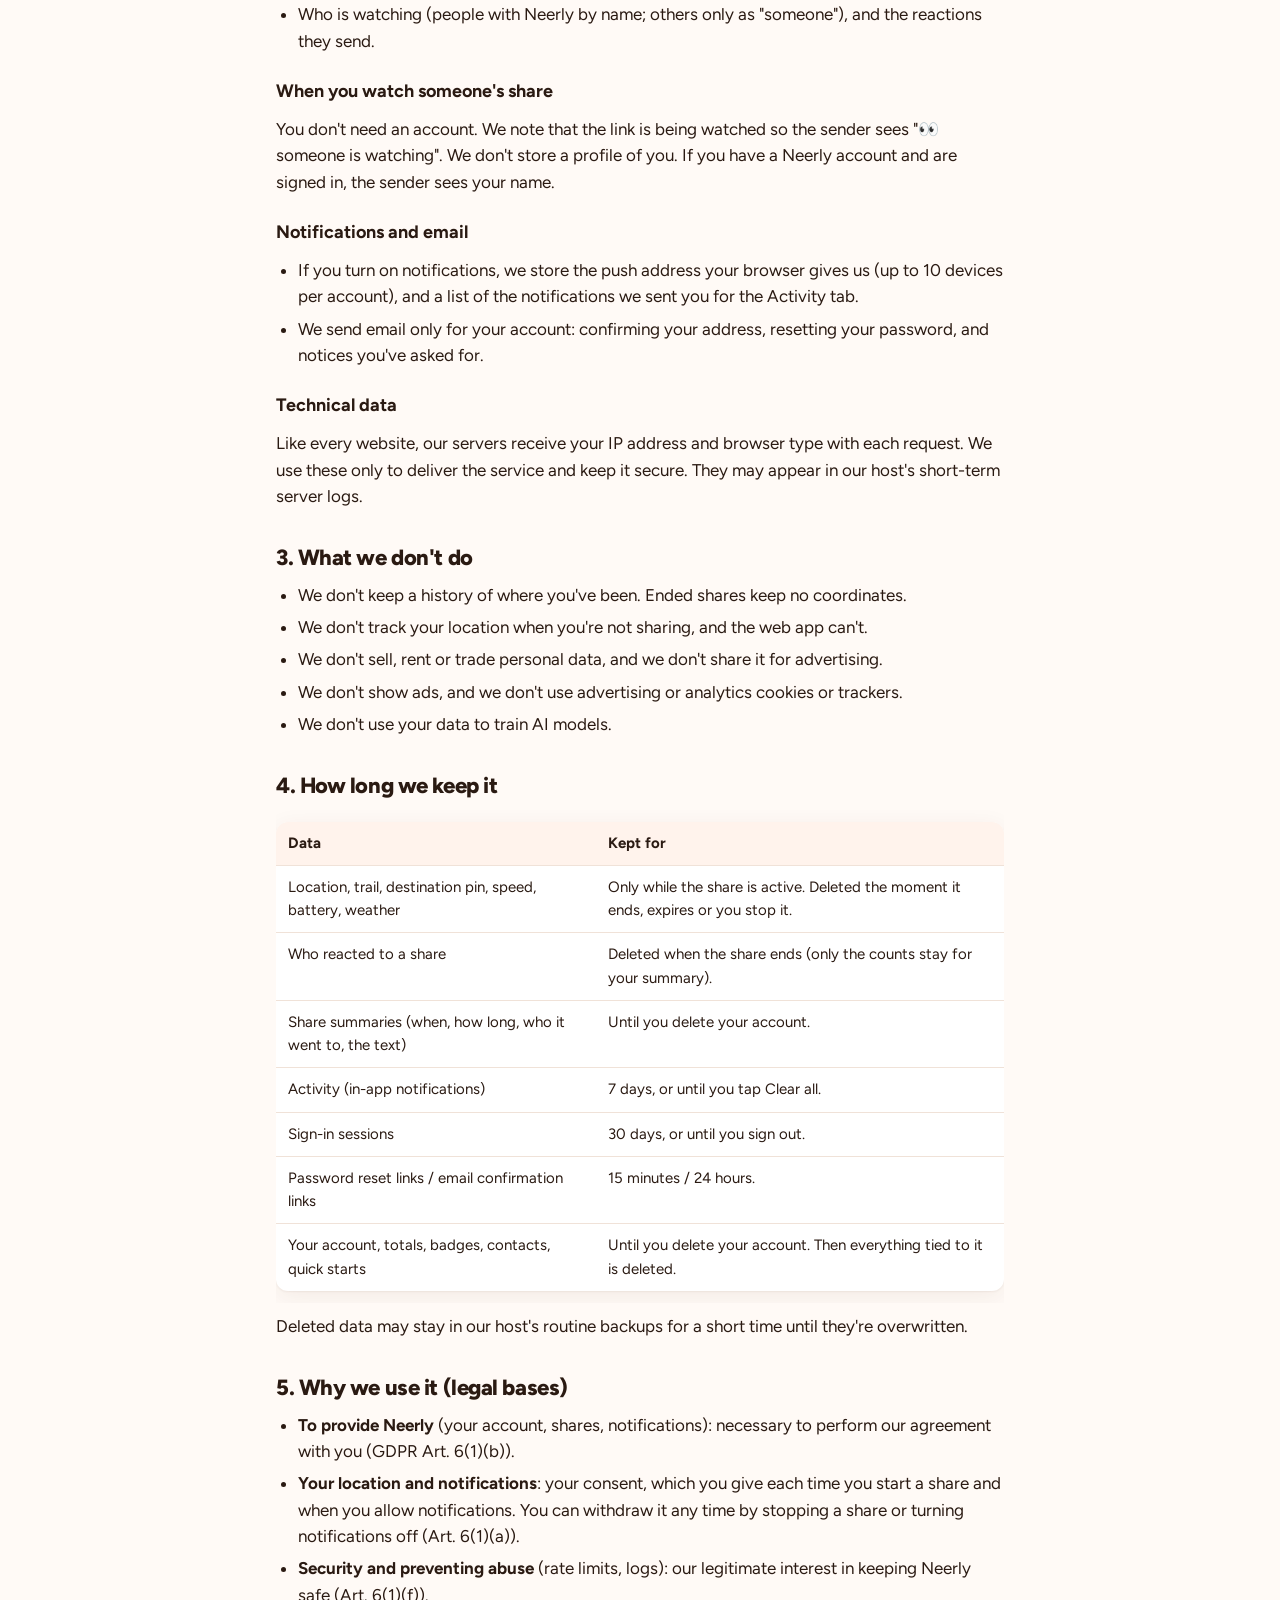
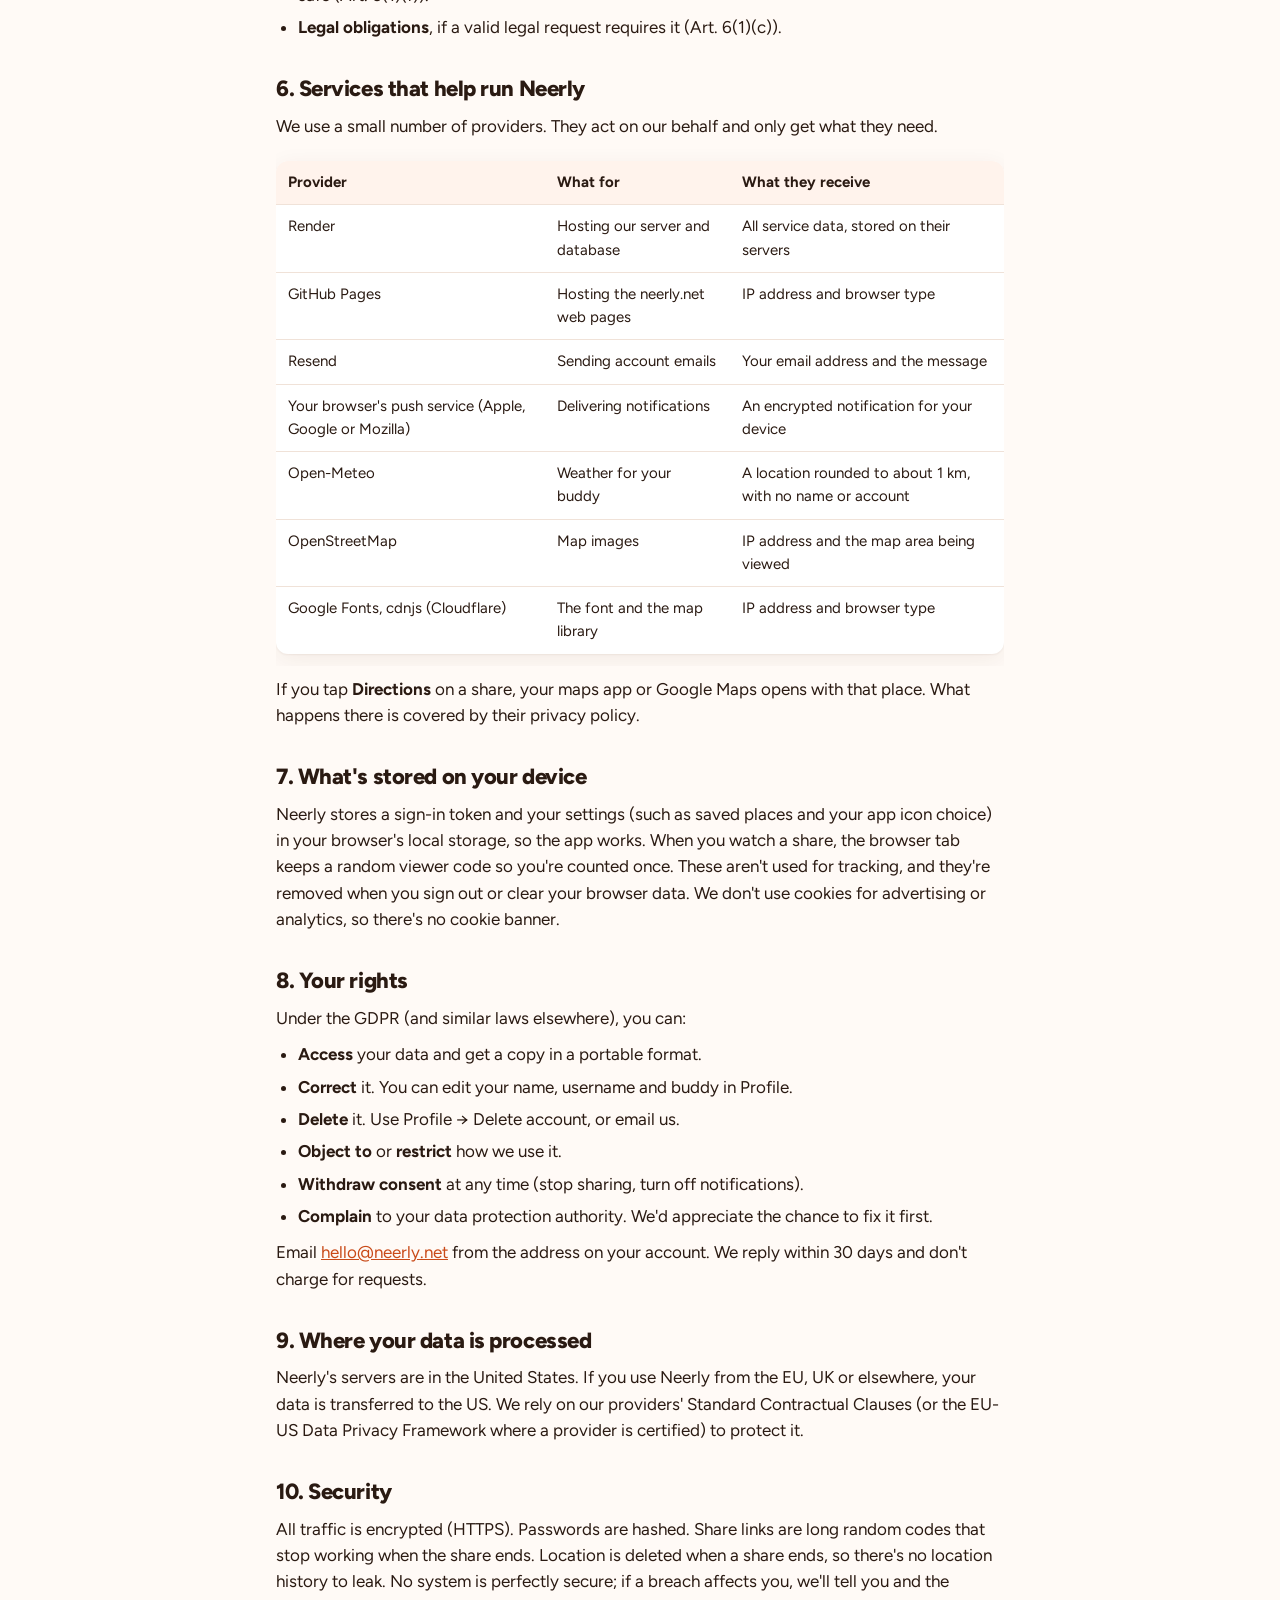
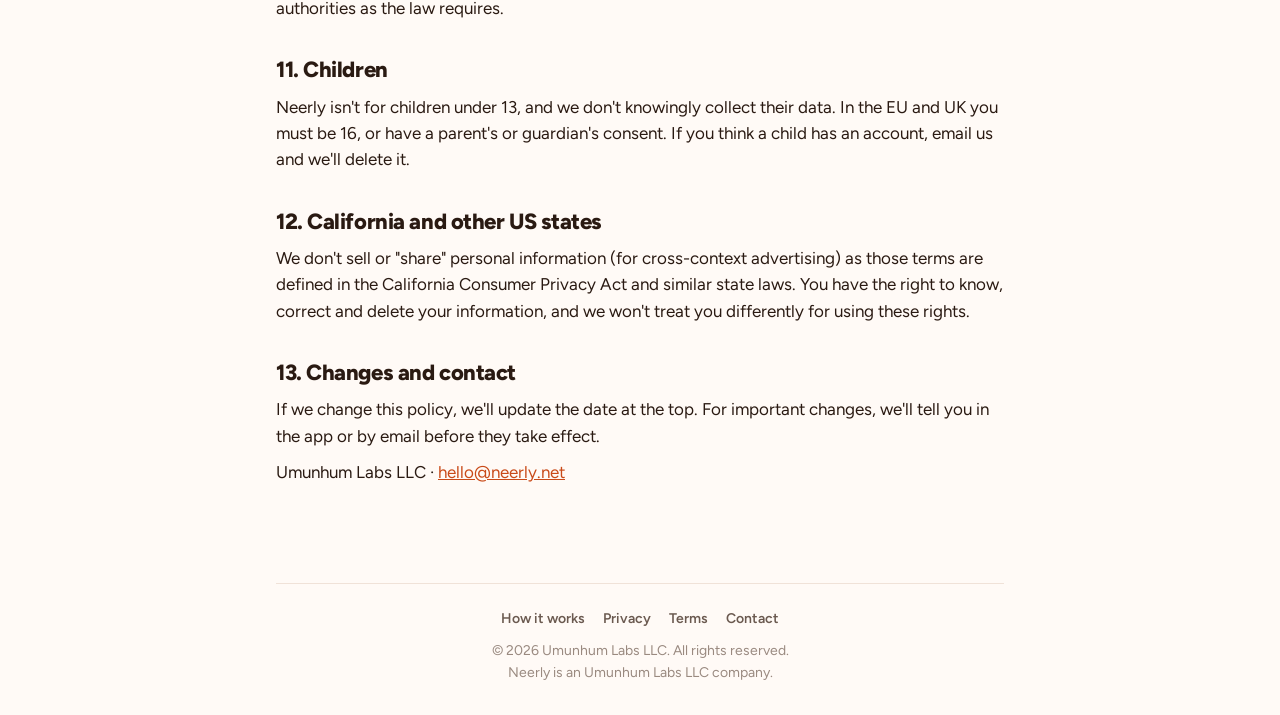
<file: privacy/index.html>
<!DOCTYPE html>
<html lang="en">
<head>
<meta charset="UTF-8">
<meta name="viewport" content="width=device-width, initial-scale=1, viewport-fit=cover">
<meta name="theme-color" content="#e85d26">
<title>Neerly Privacy Policy</title>
<meta name="description" content="How Neerly handles your data: location only while you share, deleted when it ends, no ads, no selling.">
<link rel="canonical" href="https://neerly.net/privacy/">
<link rel="icon" type="image/svg+xml" href="/neerly-assets/mark.svg">
<link rel="icon" type="image/png" sizes="32x32" href="/neerly-assets/favicon-32.png">
<link rel="apple-touch-icon" href="/neerly-assets/apple-touch-icon.png">
<link rel="preconnect" href="https://fonts.googleapis.com">
<link rel="preconnect" href="https://fonts.gstatic.com" crossorigin>
<link href="https://fonts.googleapis.com/css2?family=Figtree:wght@400;500;600;700;800&display=swap" rel="stylesheet">
<link rel="stylesheet" href="/neerly-assets/site.css">
</head>
<body>
<div class="wrap">
  <header class="top">
    <a class="brand" href="/"><span class="dot"></span>Neerly</a>
    <a class="pill pill-ghost" href="/how/">How it works</a>
  </header>

  <main class="doc">
    <h1>Privacy Policy</h1>
    <p class="eff">Effective October 10, 2026</p>

    <div class="short">
      <h2>The short version</h2>
      <ul>
        <li><b>Your location exists only while you're sharing.</b> When a share ends, your location, trail, destination and weather are deleted.</li>
        <li><b>You choose every share</b>: who sees it and for how long. Nothing is shared in the background.</li>
        <li><b>No ads, no selling, no trackers.</b> We don't sell or rent your data, and we don't use advertising or analytics cookies.</li>
        <li><b>People watching don't need an account.</b> We don't build profiles of them.</li>
        <li><b>You can delete your account in the app</b> (Profile → Delete account), and everything tied to it goes with it.</li>
        <li><b>GDPR.</b> Neerly is built to follow the EU and UK General Data Protection Regulation (GDPR). Wherever you live, you get the rights described below.</li>
      </ul>
    </div>

    <nav class="toc" aria-label="Contents"><b>Contents</b>
      <ol>
        <li><a href="#who">Who we are</a></li>
        <li><a href="#collect">What we collect</a></li>
        <li><a href="#not">What we don't do</a></li>
        <li><a href="#keep">How long we keep it</a></li>
        <li><a href="#use">Why we use it (legal bases)</a></li>
        <li><a href="#others">Services that help run Neerly</a></li>
        <li><a href="#device">What's stored on your device</a></li>
        <li><a href="#rights">Your rights</a></li>
        <li><a href="#transfers">Where your data is processed</a></li>
        <li><a href="#security">Security</a></li>
        <li><a href="#kids">Children</a></li>
        <li><a href="#ca">California and other US states</a></li>
        <li><a href="#changes">Changes and contact</a></li>
      </ol>
    </nav>

    <h2 id="who">1. Who we are</h2>
    <p>Neerly (neerly.net) is made by <b>Umunhum Labs LLC</b>, a company in the United States. Umunhum Labs LLC is the "controller" of your personal data under the GDPR. Questions or requests: <a href="mailto:hello@neerly.net">hello@neerly.net</a>.</p>

    <h2 id="collect">2. What we collect</h2>
    <h3>Your account</h3>
    <ul>
      <li>Your name, email address and @username.</li>
      <li>Your password, stored only as a salted scrypt hash. We can't read it.</li>
      <li>Your buddy, its outfit, your trail style and the badges you've earned.</li>
      <li>Totals: number of shares, minutes shared, distance, times watched, weekly streaks. These are numbers only, never places.</li>
      <li>Who you've shared with or added (names, emails or @usernames you type), and your quick starts.</li>
    </ul>
    <h3>While you're sharing</h3>
    <ul>
      <li>Your location from your device: latitude and longitude, accuracy, and the trail of recent points.</li>
      <li>Your speed (to work out an ETA), and your battery level if your browser reports it and you're using the late check.</li>
      <li>Your destination pin and its name, the "Heading to" or status text, and the ETA you type.</li>
      <li>The weather for your area, looked up with your location rounded to about 1 km, so your buddy can dress for it.</li>
      <li>Who is watching (people with Neerly by name; others only as "someone"), and the reactions they send.</li>
    </ul>
    <h3>When you watch someone's share</h3>
    <p>You don't need an account. We note that the link is being watched so the sender sees "👀 someone is watching". We don't store a profile of you. If you have a Neerly account and are signed in, the sender sees your name.</p>
    <h3>Notifications and email</h3>
    <ul>
      <li>If you turn on notifications, we store the push address your browser gives us (up to 10 devices per account), and a list of the notifications we sent you for the Activity tab.</li>
      <li>We send email only for your account: confirming your address, resetting your password, and notices you've asked for.</li>
    </ul>
    <h3>Technical data</h3>
    <p>Like every website, our servers receive your IP address and browser type with each request. We use these only to deliver the service and keep it secure. They may appear in our host's short-term server logs.</p>

    <h2 id="not">3. What we don't do</h2>
    <ul>
      <li>We don't keep a history of where you've been. Ended shares keep no coordinates.</li>
      <li>We don't track your location when you're not sharing, and the web app can't.</li>
      <li>We don't sell, rent or trade personal data, and we don't share it for advertising.</li>
      <li>We don't show ads, and we don't use advertising or analytics cookies or trackers.</li>
      <li>We don't use your data to train AI models.</li>
    </ul>

    <h2 id="keep">4. How long we keep it</h2>
    <div class="scroll-x"><table class="tbl">
      <tr><th>Data</th><th>Kept for</th></tr>
      <tr><td>Location, trail, destination pin, speed, battery, weather</td><td>Only while the share is active. Deleted the moment it ends, expires or you stop it.</td></tr>
      <tr><td>Who reacted to a share</td><td>Deleted when the share ends (only the counts stay for your summary).</td></tr>
      <tr><td>Share summaries (when, how long, who it went to, the text)</td><td>Until you delete your account.</td></tr>
      <tr><td>Activity (in-app notifications)</td><td>7 days, or until you tap Clear all.</td></tr>
      <tr><td>Sign-in sessions</td><td>30 days, or until you sign out.</td></tr>
      <tr><td>Password reset links / email confirmation links</td><td>15 minutes / 24 hours.</td></tr>
      <tr><td>Your account, totals, badges, contacts, quick starts</td><td>Until you delete your account. Then everything tied to it is deleted.</td></tr>
    </table></div>
    <p>Deleted data may stay in our host's routine backups for a short time until they're overwritten.</p>

    <h2 id="use">5. Why we use it (legal bases)</h2>
    <ul>
      <li><b>To provide Neerly</b> (your account, shares, notifications): necessary to perform our agreement with you (GDPR Art. 6(1)(b)).</li>
      <li><b>Your location and notifications</b>: your consent, which you give each time you start a share and when you allow notifications. You can withdraw it any time by stopping a share or turning notifications off (Art. 6(1)(a)).</li>
      <li><b>Security and preventing abuse</b> (rate limits, logs): our legitimate interest in keeping Neerly safe (Art. 6(1)(f)).</li>
      <li><b>Legal obligations</b>, if a valid legal request requires it (Art. 6(1)(c)).</li>
    </ul>

    <h2 id="others">6. Services that help run Neerly</h2>
    <p>We use a small number of providers. They act on our behalf and only get what they need.</p>
    <div class="scroll-x"><table class="tbl">
      <tr><th>Provider</th><th>What for</th><th>What they receive</th></tr>
      <tr><td>Render</td><td>Hosting our server and database</td><td>All service data, stored on their servers</td></tr>
      <tr><td>GitHub Pages</td><td>Hosting the neerly.net web pages</td><td>IP address and browser type</td></tr>
      <tr><td>Resend</td><td>Sending account emails</td><td>Your email address and the message</td></tr>
      <tr><td>Your browser's push service (Apple, Google or Mozilla)</td><td>Delivering notifications</td><td>An encrypted notification for your device</td></tr>
      <tr><td>Open-Meteo</td><td>Weather for your buddy</td><td>A location rounded to about 1 km, with no name or account</td></tr>
      <tr><td>OpenStreetMap</td><td>Map images</td><td>IP address and the map area being viewed</td></tr>
      <tr><td>Google Fonts, cdnjs (Cloudflare)</td><td>The font and the map library</td><td>IP address and browser type</td></tr>
    </table></div>
    <p>If you tap <b>Directions</b> on a share, your maps app or Google Maps opens with that place. What happens there is covered by their privacy policy.</p>

    <h2 id="device">7. What's stored on your device</h2>
    <p>Neerly stores a sign-in token and your settings (such as saved places and your app icon choice) in your browser's local storage, so the app works. When you watch a share, the browser tab keeps a random viewer code so you're counted once. These aren't used for tracking, and they're removed when you sign out or clear your browser data. We don't use cookies for advertising or analytics, so there's no cookie banner.</p>

    <h2 id="rights">8. Your rights</h2>
    <p>Under the GDPR (and similar laws elsewhere), you can:</p>
    <ul>
      <li><b>Access</b> your data and get a copy in a portable format.</li>
      <li><b>Correct</b> it. You can edit your name, username and buddy in Profile.</li>
      <li><b>Delete</b> it. Use Profile → Delete account, or email us.</li>
      <li><b>Object to</b> or <b>restrict</b> how we use it.</li>
      <li><b>Withdraw consent</b> at any time (stop sharing, turn off notifications).</li>
      <li><b>Complain</b> to your data protection authority. We'd appreciate the chance to fix it first.</li>
    </ul>
    <p>Email <a href="mailto:hello@neerly.net">hello@neerly.net</a> from the address on your account. We reply within 30 days and don't charge for requests.</p>

    <h2 id="transfers">9. Where your data is processed</h2>
    <p>Neerly's servers are in the United States. If you use Neerly from the EU, UK or elsewhere, your data is transferred to the US. We rely on our providers' Standard Contractual Clauses (or the EU-US Data Privacy Framework where a provider is certified) to protect it.</p>

    <h2 id="security">10. Security</h2>
    <p>All traffic is encrypted (HTTPS). Passwords are hashed. Share links are long random codes that stop working when the share ends. Location is deleted when a share ends, so there's no location history to leak. No system is perfectly secure; if a breach affects you, we'll tell you and the authorities as the law requires.</p>

    <h2 id="kids">11. Children</h2>
    <p>Neerly isn't for children under 13, and we don't knowingly collect their data. In the EU and UK you must be 16, or have a parent's or guardian's consent. If you think a child has an account, email us and we'll delete it.</p>

    <h2 id="ca">12. California and other US states</h2>
    <p>We don't sell or "share" personal information (for cross-context advertising) as those terms are defined in the California Consumer Privacy Act and similar state laws. You have the right to know, correct and delete your information, and we won't treat you differently for using these rights.</p>

    <h2 id="changes">13. Changes and contact</h2>
    <p>If we change this policy, we'll update the date at the top. For important changes, we'll tell you in the app or by email before they take effect.</p>
    <p>Umunhum Labs LLC · <a href="mailto:hello@neerly.net">hello@neerly.net</a></p>
  </main>

  <footer class="site-foot">
    <nav><a href="/how/">How it works</a><a href="/privacy/">Privacy</a><a href="/terms/">Terms</a><a href="mailto:hello@neerly.net">Contact</a></nav>
    <p>© 2026 Umunhum Labs LLC. All rights reserved.<br>Neerly is an Umunhum Labs LLC company.</p>
  </footer>
</div>
</body>
</html>
</file>
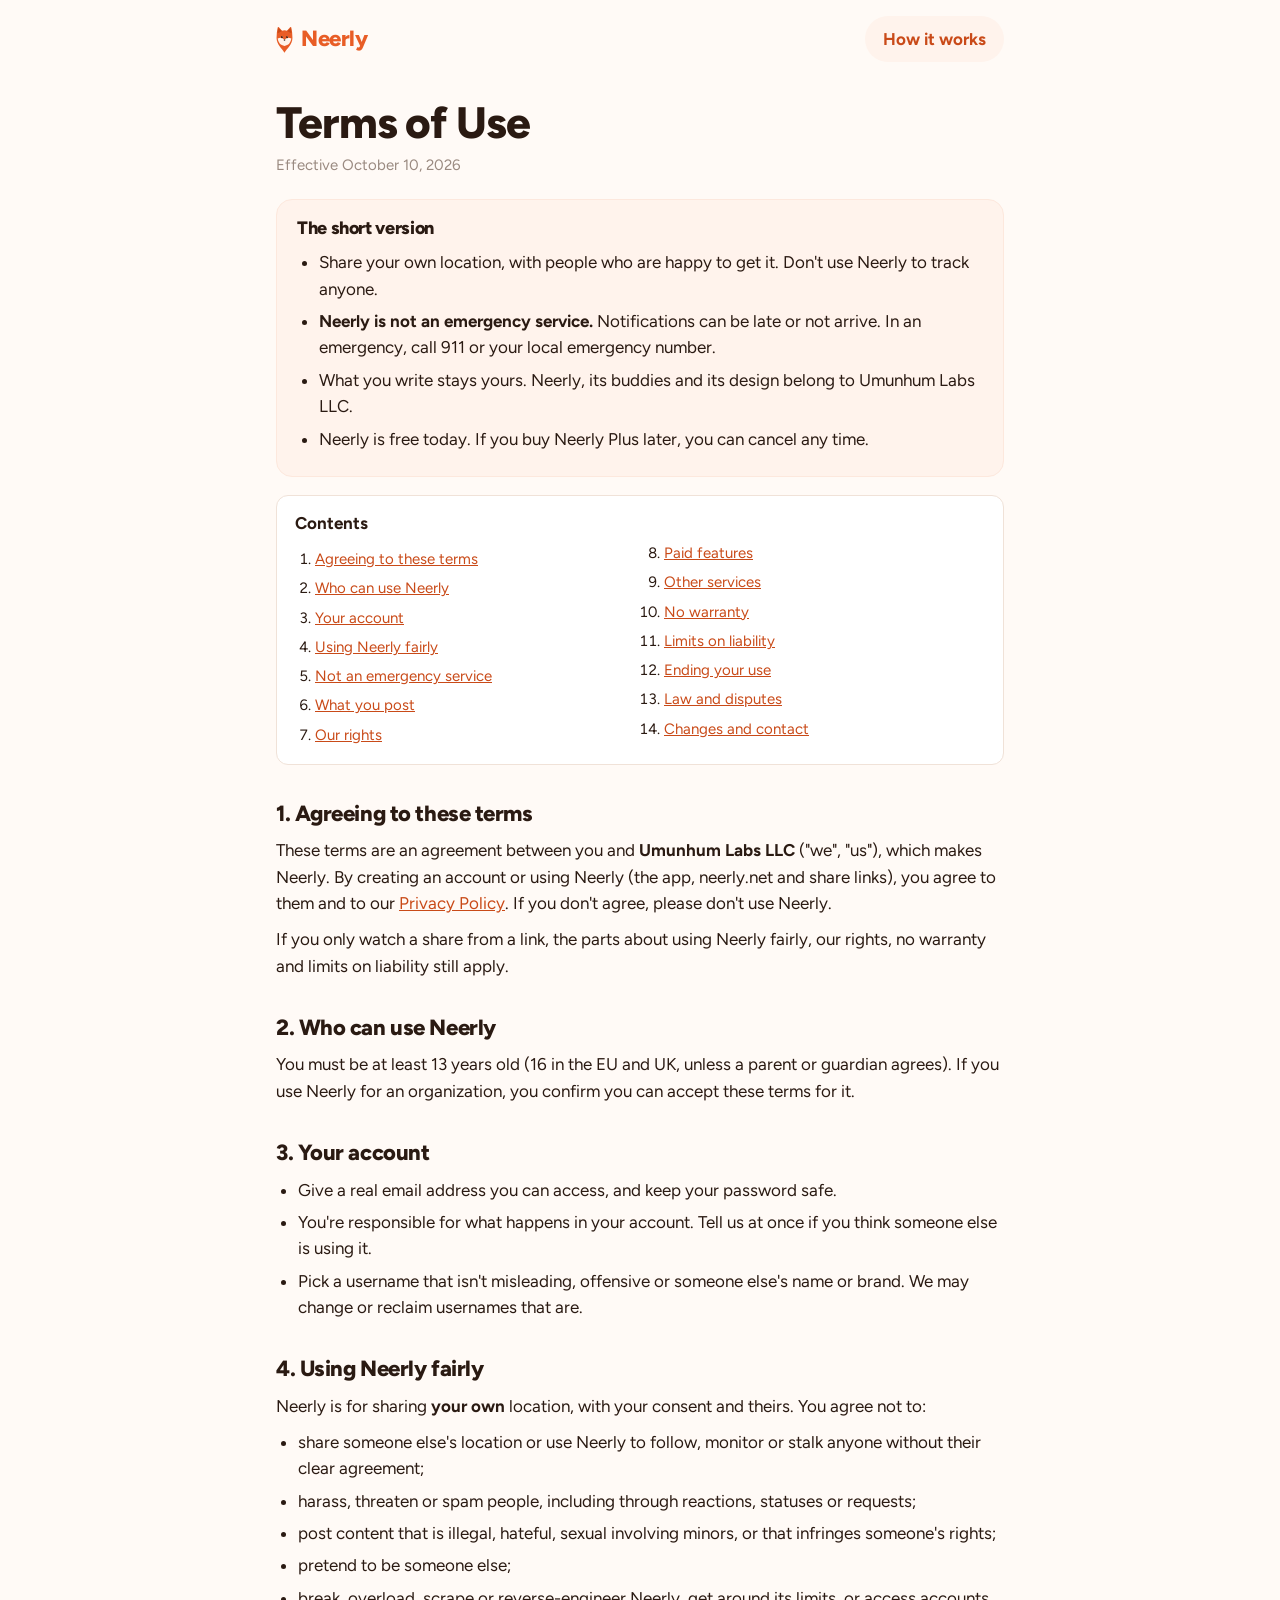
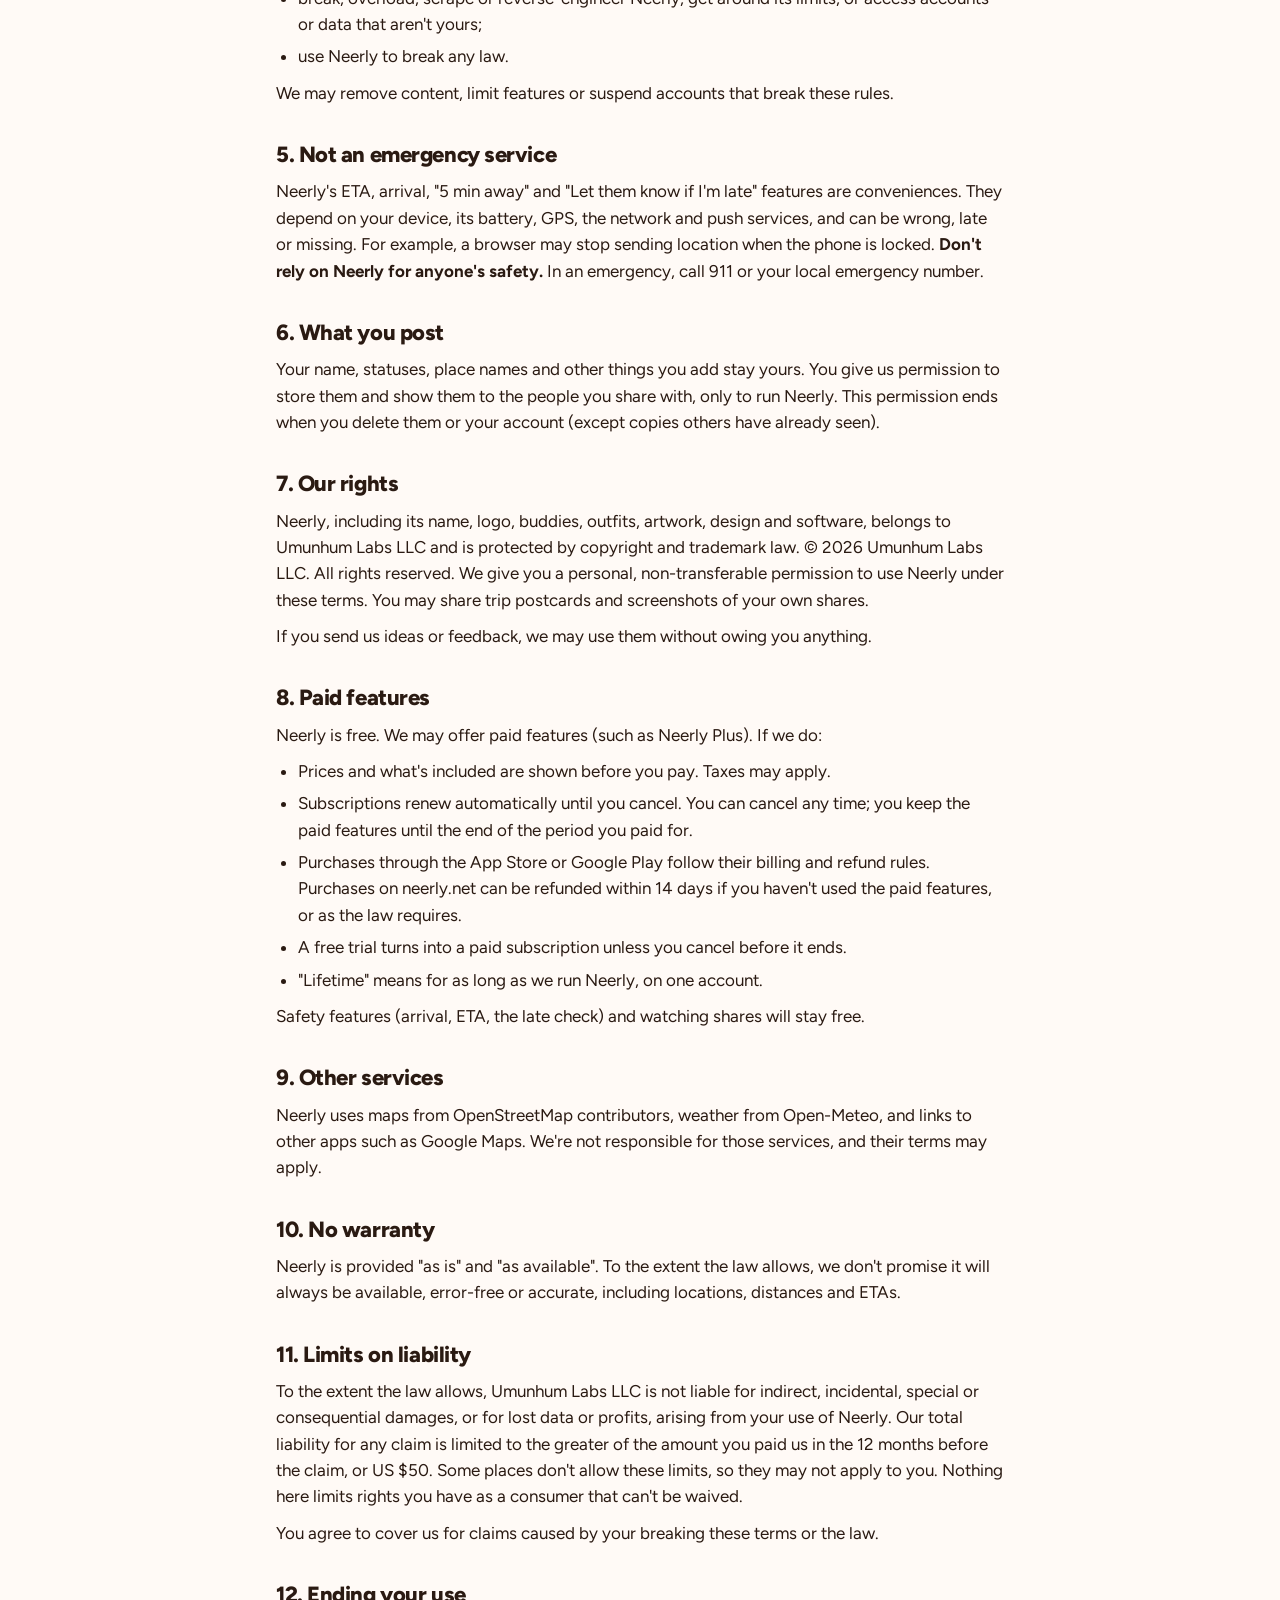
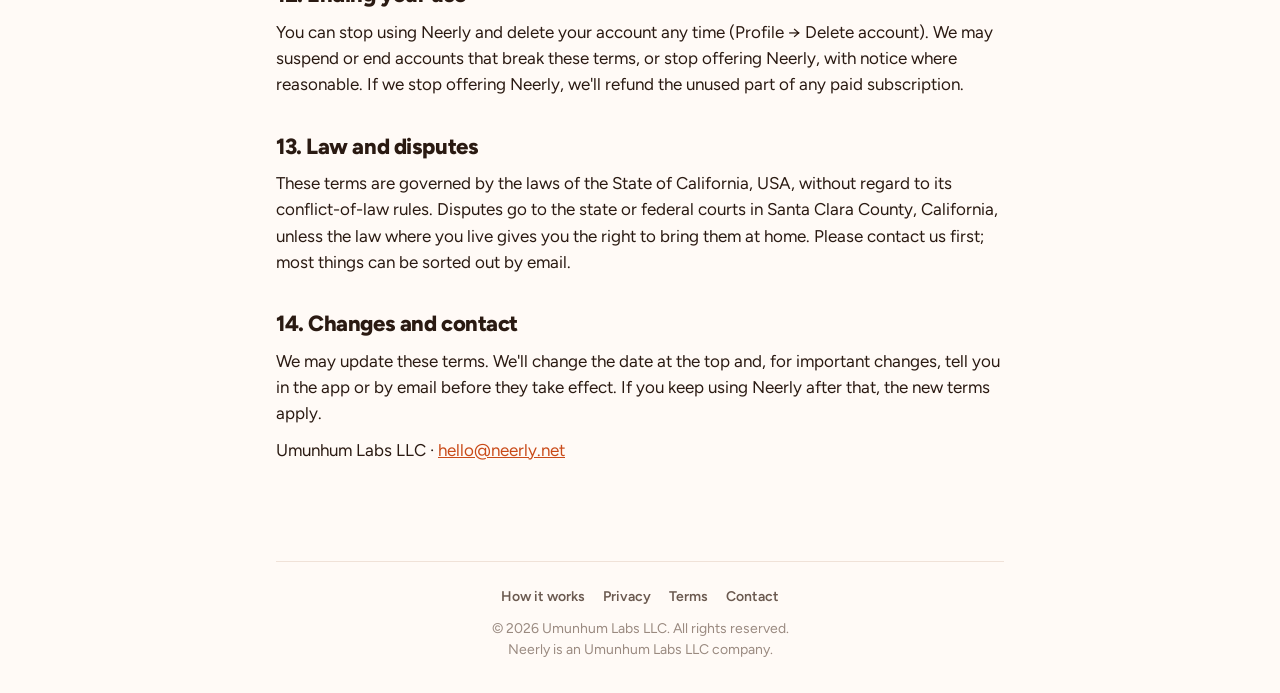
<file: terms/index.html>
<!DOCTYPE html>
<html lang="en">
<head>
<meta charset="UTF-8">
<meta name="viewport" content="width=device-width, initial-scale=1, viewport-fit=cover">
<meta name="theme-color" content="#e85d26">
<title>Neerly Terms of Use</title>
<meta name="description" content="The terms for using Neerly, made by Umunhum Labs LLC.">
<link rel="canonical" href="https://neerly.net/terms/">
<link rel="icon" type="image/svg+xml" href="/neerly-assets/mark.svg">
<link rel="icon" type="image/png" sizes="32x32" href="/neerly-assets/favicon-32.png">
<link rel="apple-touch-icon" href="/neerly-assets/apple-touch-icon.png">
<link rel="preconnect" href="https://fonts.googleapis.com">
<link rel="preconnect" href="https://fonts.gstatic.com" crossorigin>
<link href="https://fonts.googleapis.com/css2?family=Figtree:wght@400;500;600;700;800&display=swap" rel="stylesheet">
<link rel="stylesheet" href="/neerly-assets/site.css">
</head>
<body>
<div class="wrap">
  <header class="top">
    <a class="brand" href="/"><span class="dot"></span>Neerly</a>
    <a class="pill pill-ghost" href="/how/">How it works</a>
  </header>

  <main class="doc">
    <h1>Terms of Use</h1>
    <p class="eff">Effective October 10, 2026</p>

    <div class="short">
      <h2>The short version</h2>
      <ul>
        <li>Share your own location, with people who are happy to get it. Don't use Neerly to track anyone.</li>
        <li><b>Neerly is not an emergency service.</b> Notifications can be late or not arrive. In an emergency, call 911 or your local emergency number.</li>
        <li>What you write stays yours. Neerly, its buddies and its design belong to Umunhum Labs LLC.</li>
        <li>Neerly is free today. If you buy Neerly Plus later, you can cancel any time.</li>
      </ul>
    </div>

    <nav class="toc" aria-label="Contents"><b>Contents</b>
      <ol>
        <li><a href="#agree">Agreeing to these terms</a></li>
        <li><a href="#who">Who can use Neerly</a></li>
        <li><a href="#account">Your account</a></li>
        <li><a href="#fair">Using Neerly fairly</a></li>
        <li><a href="#safety">Not an emergency service</a></li>
        <li><a href="#content">What you post</a></li>
        <li><a href="#ours">Our rights</a></li>
        <li><a href="#paid">Paid features</a></li>
        <li><a href="#others">Other services</a></li>
        <li><a href="#asis">No warranty</a></li>
        <li><a href="#liability">Limits on liability</a></li>
        <li><a href="#end">Ending your use</a></li>
        <li><a href="#law">Law and disputes</a></li>
        <li><a href="#changes">Changes and contact</a></li>
      </ol>
    </nav>

    <h2 id="agree">1. Agreeing to these terms</h2>
    <p>These terms are an agreement between you and <b>Umunhum Labs LLC</b> ("we", "us"), which makes Neerly. By creating an account or using Neerly (the app, neerly.net and share links), you agree to them and to our <a href="/privacy/">Privacy Policy</a>. If you don't agree, please don't use Neerly.</p>
    <p>If you only watch a share from a link, the parts about using Neerly fairly, our rights, no warranty and limits on liability still apply.</p>

    <h2 id="who">2. Who can use Neerly</h2>
    <p>You must be at least 13 years old (16 in the EU and UK, unless a parent or guardian agrees). If you use Neerly for an organization, you confirm you can accept these terms for it.</p>

    <h2 id="account">3. Your account</h2>
    <ul>
      <li>Give a real email address you can access, and keep your password safe.</li>
      <li>You're responsible for what happens in your account. Tell us at once if you think someone else is using it.</li>
      <li>Pick a username that isn't misleading, offensive or someone else's name or brand. We may change or reclaim usernames that are.</li>
    </ul>

    <h2 id="fair">4. Using Neerly fairly</h2>
    <p>Neerly is for sharing <b>your own</b> location, with your consent and theirs. You agree not to:</p>
    <ul>
      <li>share someone else's location or use Neerly to follow, monitor or stalk anyone without their clear agreement;</li>
      <li>harass, threaten or spam people, including through reactions, statuses or requests;</li>
      <li>post content that is illegal, hateful, sexual involving minors, or that infringes someone's rights;</li>
      <li>pretend to be someone else;</li>
      <li>break, overload, scrape or reverse-engineer Neerly, get around its limits, or access accounts or data that aren't yours;</li>
      <li>use Neerly to break any law.</li>
    </ul>
    <p>We may remove content, limit features or suspend accounts that break these rules.</p>

    <h2 id="safety">5. Not an emergency service</h2>
    <p>Neerly's ETA, arrival, "5 min away" and "Let them know if I'm late" features are conveniences. They depend on your device, its battery, GPS, the network and push services, and can be wrong, late or missing. For example, a browser may stop sending location when the phone is locked. <b>Don't rely on Neerly for anyone's safety.</b> In an emergency, call 911 or your local emergency number.</p>

    <h2 id="content">6. What you post</h2>
    <p>Your name, statuses, place names and other things you add stay yours. You give us permission to store them and show them to the people you share with, only to run Neerly. This permission ends when you delete them or your account (except copies others have already seen).</p>

    <h2 id="ours">7. Our rights</h2>
    <p>Neerly, including its name, logo, buddies, outfits, artwork, design and software, belongs to Umunhum Labs LLC and is protected by copyright and trademark law. © 2026 Umunhum Labs LLC. All rights reserved. We give you a personal, non-transferable permission to use Neerly under these terms. You may share trip postcards and screenshots of your own shares.</p>
    <p>If you send us ideas or feedback, we may use them without owing you anything.</p>

    <h2 id="paid">8. Paid features</h2>
    <p>Neerly is free. We may offer paid features (such as Neerly Plus). If we do:</p>
    <ul>
      <li>Prices and what's included are shown before you pay. Taxes may apply.</li>
      <li>Subscriptions renew automatically until you cancel. You can cancel any time; you keep the paid features until the end of the period you paid for.</li>
      <li>Purchases through the App Store or Google Play follow their billing and refund rules. Purchases on neerly.net can be refunded within 14 days if you haven't used the paid features, or as the law requires.</li>
      <li>A free trial turns into a paid subscription unless you cancel before it ends.</li>
      <li>"Lifetime" means for as long as we run Neerly, on one account.</li>
    </ul>
    <p>Safety features (arrival, ETA, the late check) and watching shares will stay free.</p>

    <h2 id="others">9. Other services</h2>
    <p>Neerly uses maps from OpenStreetMap contributors, weather from Open-Meteo, and links to other apps such as Google Maps. We're not responsible for those services, and their terms may apply.</p>

    <h2 id="asis">10. No warranty</h2>
    <p>Neerly is provided "as is" and "as available". To the extent the law allows, we don't promise it will always be available, error-free or accurate, including locations, distances and ETAs.</p>

    <h2 id="liability">11. Limits on liability</h2>
    <p>To the extent the law allows, Umunhum Labs LLC is not liable for indirect, incidental, special or consequential damages, or for lost data or profits, arising from your use of Neerly. Our total liability for any claim is limited to the greater of the amount you paid us in the 12 months before the claim, or US $50. Some places don't allow these limits, so they may not apply to you. Nothing here limits rights you have as a consumer that can't be waived.</p>
    <p>You agree to cover us for claims caused by your breaking these terms or the law.</p>

    <h2 id="end">12. Ending your use</h2>
    <p>You can stop using Neerly and delete your account any time (Profile → Delete account). We may suspend or end accounts that break these terms, or stop offering Neerly, with notice where reasonable. If we stop offering Neerly, we'll refund the unused part of any paid subscription.</p>

    <h2 id="law">13. Law and disputes</h2>
    <p>These terms are governed by the laws of the State of California, USA, without regard to its conflict-of-law rules. Disputes go to the state or federal courts in Santa Clara County, California, unless the law where you live gives you the right to bring them at home. Please contact us first; most things can be sorted out by email.</p>

    <h2 id="changes">14. Changes and contact</h2>
    <p>We may update these terms. We'll change the date at the top and, for important changes, tell you in the app or by email before they take effect. If you keep using Neerly after that, the new terms apply.</p>
    <p>Umunhum Labs LLC · <a href="mailto:hello@neerly.net">hello@neerly.net</a></p>
  </main>

  <footer class="site-foot">
    <nav><a href="/how/">How it works</a><a href="/privacy/">Privacy</a><a href="/terms/">Terms</a><a href="mailto:hello@neerly.net">Contact</a></nav>
    <p>© 2026 Umunhum Labs LLC. All rights reserved.<br>Neerly is an Umunhum Labs LLC company.</p>
  </footer>
</div>
</body>
</html>
</file>
<file: neerly-assets/site.css>
/* Neerly site pages (v0.8.1): How it works, Privacy, Terms. Same colors and font as the app. */
:root{
  --accent:#e85d26; --accent-dark:#c94a18; --accent-soft:#fde8dd; --accent-softer:#fff3ec;
  --bg:#fffaf6; --surface:#ffffff; --text:#2a1a12; --sub:#6b5a50; --muted:#9a8a80;
  --border:#f0e2d8; --border-strong:#e3cfc1; --green:#2f9e6b; --green-soft:#e5f5ed;
  --radius:16px; --shadow:0 1px 2px rgba(80,40,20,.06),0 6px 24px rgba(80,40,20,.07);
  --font:'Figtree',system-ui,-apple-system,'Segoe UI',sans-serif;
}
*{box-sizing:border-box;margin:0;padding:0}
body{font-family:var(--font);background:var(--bg);color:var(--text);font-size:17px;line-height:1.55;-webkit-font-smoothing:antialiased}
a{color:var(--accent-dark)}
.wrap{max-width:760px;margin:0 auto;padding:0 16px}
.top{display:flex;align-items:center;justify-content:space-between;padding:16px 0}
.brand{display:flex;align-items:center;gap:8px;font-weight:800;font-size:22px;letter-spacing:-.02em;color:var(--accent);text-decoration:none}
.brand .dot{width:17px;height:27px;background:url(/neerly-assets/mark.svg) center/contain no-repeat}
.pill{display:inline-flex;align-items:center;justify-content:center;gap:6px;padding:10px 18px;border-radius:999px;font-weight:700;text-decoration:none;white-space:nowrap}
.pill-primary{background:var(--accent);color:#fff;box-shadow:0 4px 14px rgba(232,93,38,.35)}
.pill-ghost{background:var(--accent-softer);color:var(--accent-dark)}
h1{font-size:clamp(30px,6vw,44px);font-weight:800;letter-spacing:-.025em;line-height:1.12}
h2{font-size:clamp(22px,4vw,28px);font-weight:800;letter-spacing:-.02em;line-height:1.2;margin:44px 0 12px}
h3{font-size:18px;font-weight:700;margin:24px 0 6px}
p,li{color:var(--text)}
.lead{color:var(--sub);font-size:19px;margin-top:10px}
.muted{color:var(--muted)}
.card{background:var(--surface);border:1px solid var(--border);border-radius:var(--radius);box-shadow:var(--shadow);padding:20px}

/* Legal pages */
.doc{padding:8px 0 40px}
.doc h1{margin-top:12px}
.doc .eff{color:var(--muted);margin-top:6px;font-size:15px}
.doc h2{font-size:22px;margin:36px 0 10px}
.doc p{margin:10px 0}
.doc ul,.doc ol{margin:10px 0 10px 22px}
.doc li{margin:6px 0}
.doc .short{margin-top:22px;background:var(--accent-softer);border:1px solid var(--accent-soft);border-radius:var(--radius);padding:18px 20px}
.doc .short h2{margin-top:0;font-size:18px}
.doc .short ul{margin-bottom:0}
.tbl{width:100%;border-collapse:collapse;margin:12px 0;font-size:15px;background:var(--surface);border-radius:12px;overflow:hidden;box-shadow:var(--shadow)}
.tbl th,.tbl td{text-align:left;padding:10px 12px;border-bottom:1px solid var(--border);vertical-align:top}
.tbl th{background:var(--accent-softer);font-weight:700}
.tbl tr:last-child td{border-bottom:none}
.scroll-x{overflow-x:auto;-webkit-overflow-scrolling:touch}
.toc{margin:18px 0 0;padding:14px 18px;border:1px solid var(--border);border-radius:12px;background:var(--surface)}
.toc ol{margin:6px 0 0 20px;columns:2;column-gap:28px;font-size:15px}
@media (max-width:560px){.toc ol{columns:1}}

/* Footer (every page) */
.site-foot{border-top:1px solid var(--border);margin-top:48px;padding:24px 0 calc(32px + env(safe-area-inset-bottom));text-align:center;color:var(--muted);font-size:14px}
.site-foot nav{display:flex;flex-wrap:wrap;justify-content:center;gap:6px 18px;margin-bottom:10px}
.site-foot nav a{color:var(--sub);text-decoration:none;font-weight:600}
.site-foot nav a:hover{color:var(--accent-dark)}
.site-foot p{color:var(--muted)}
</file>
